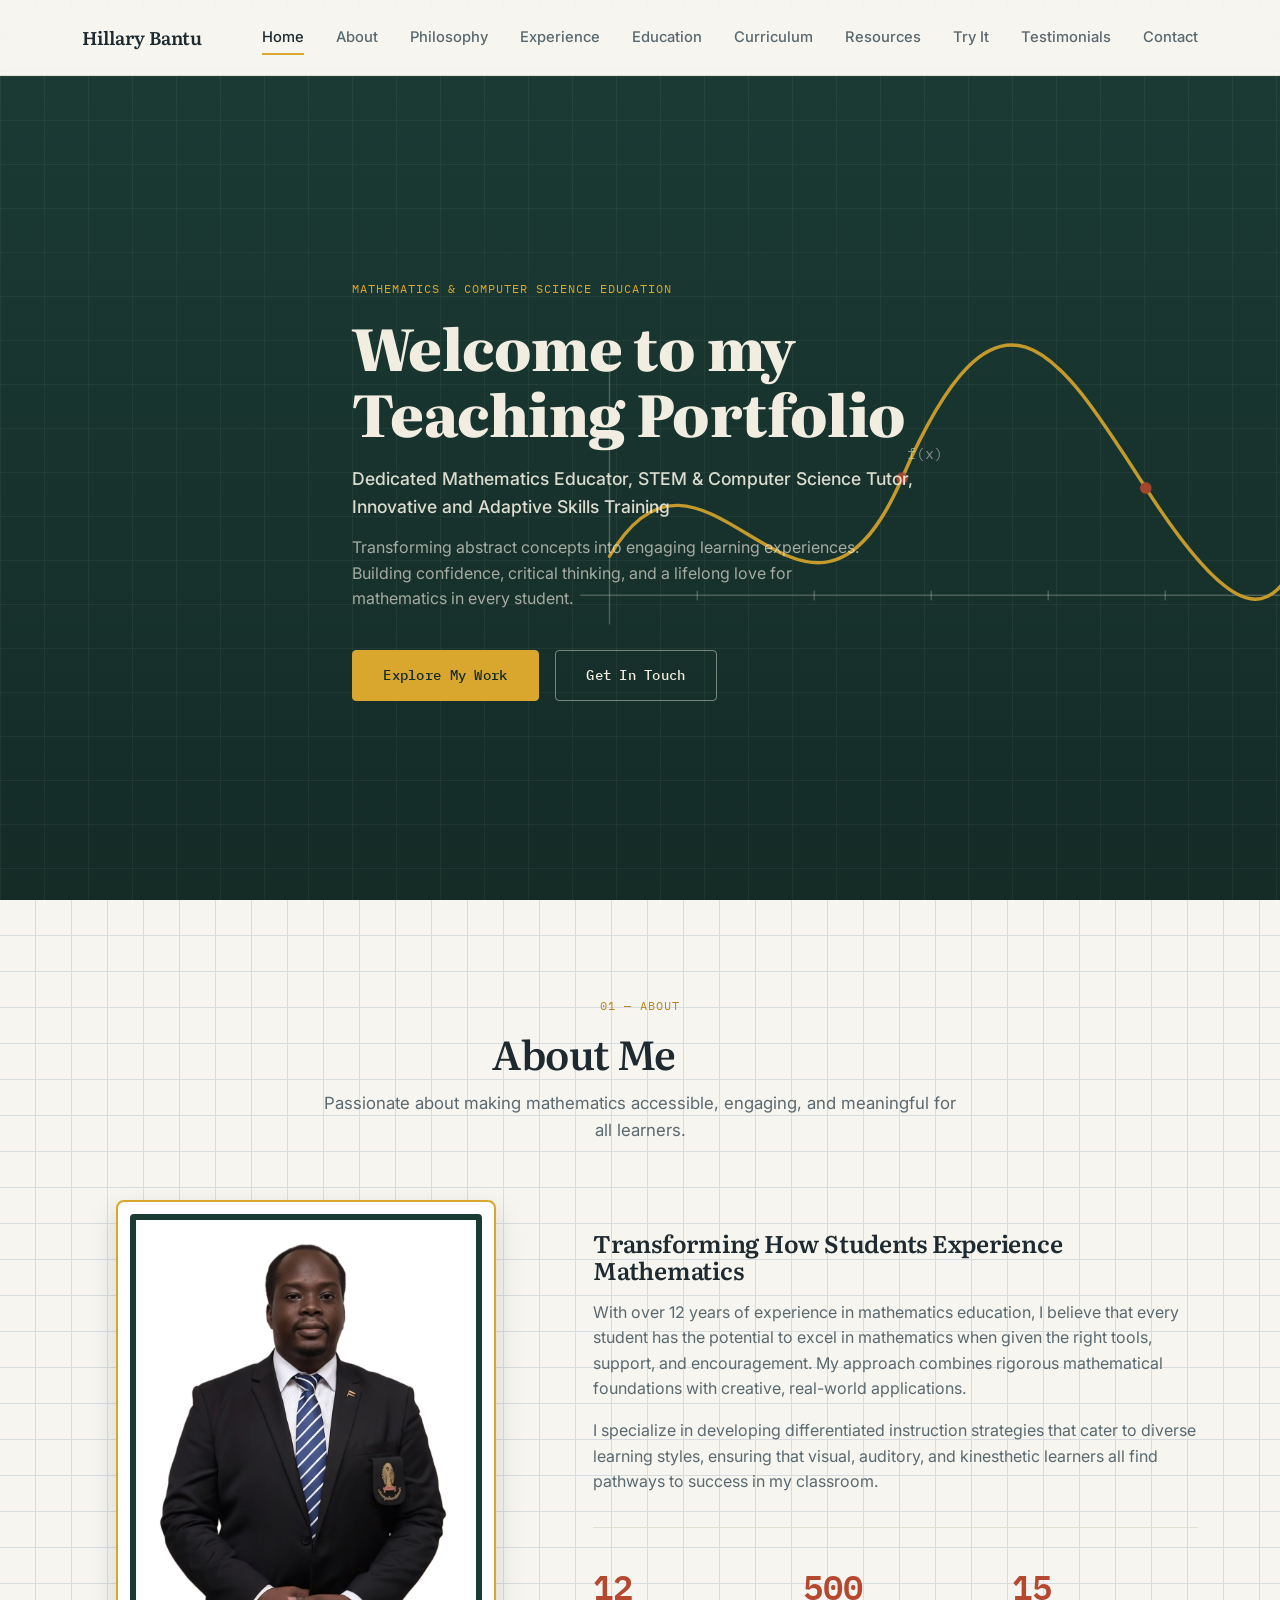
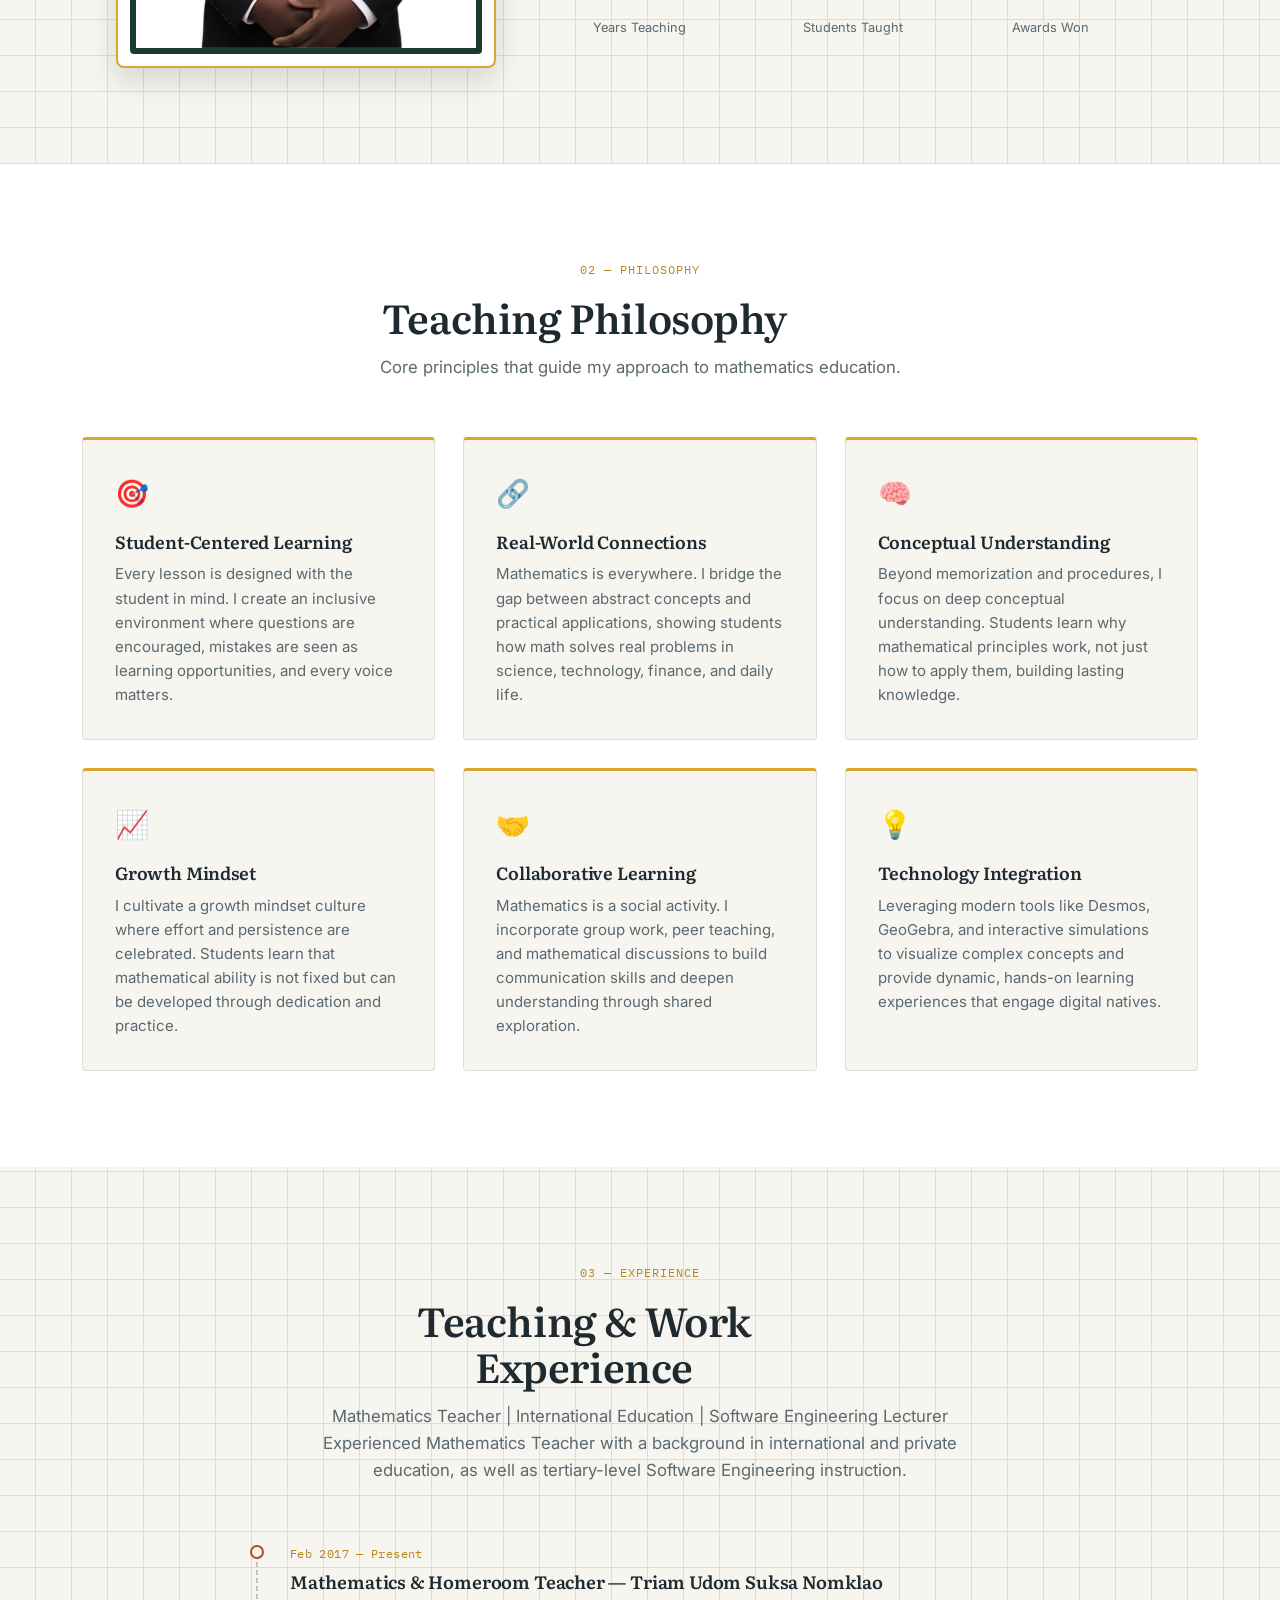
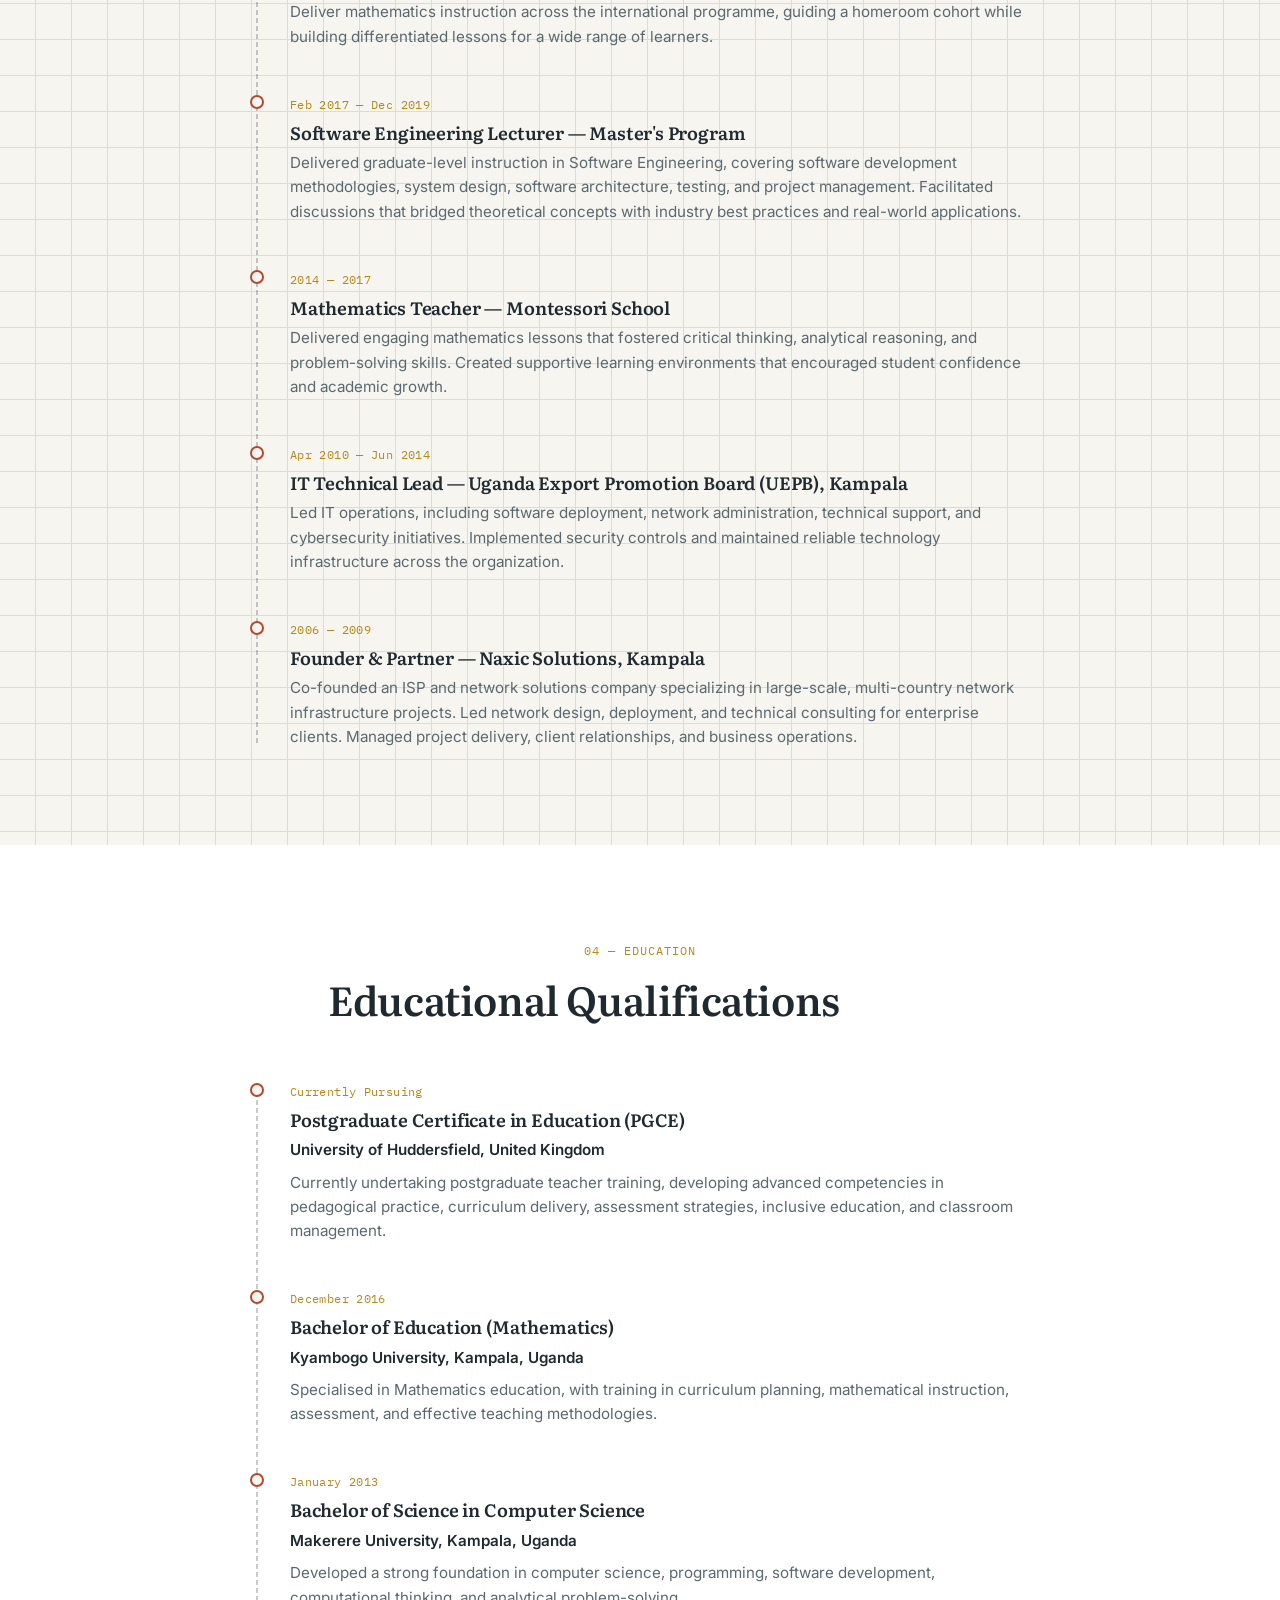
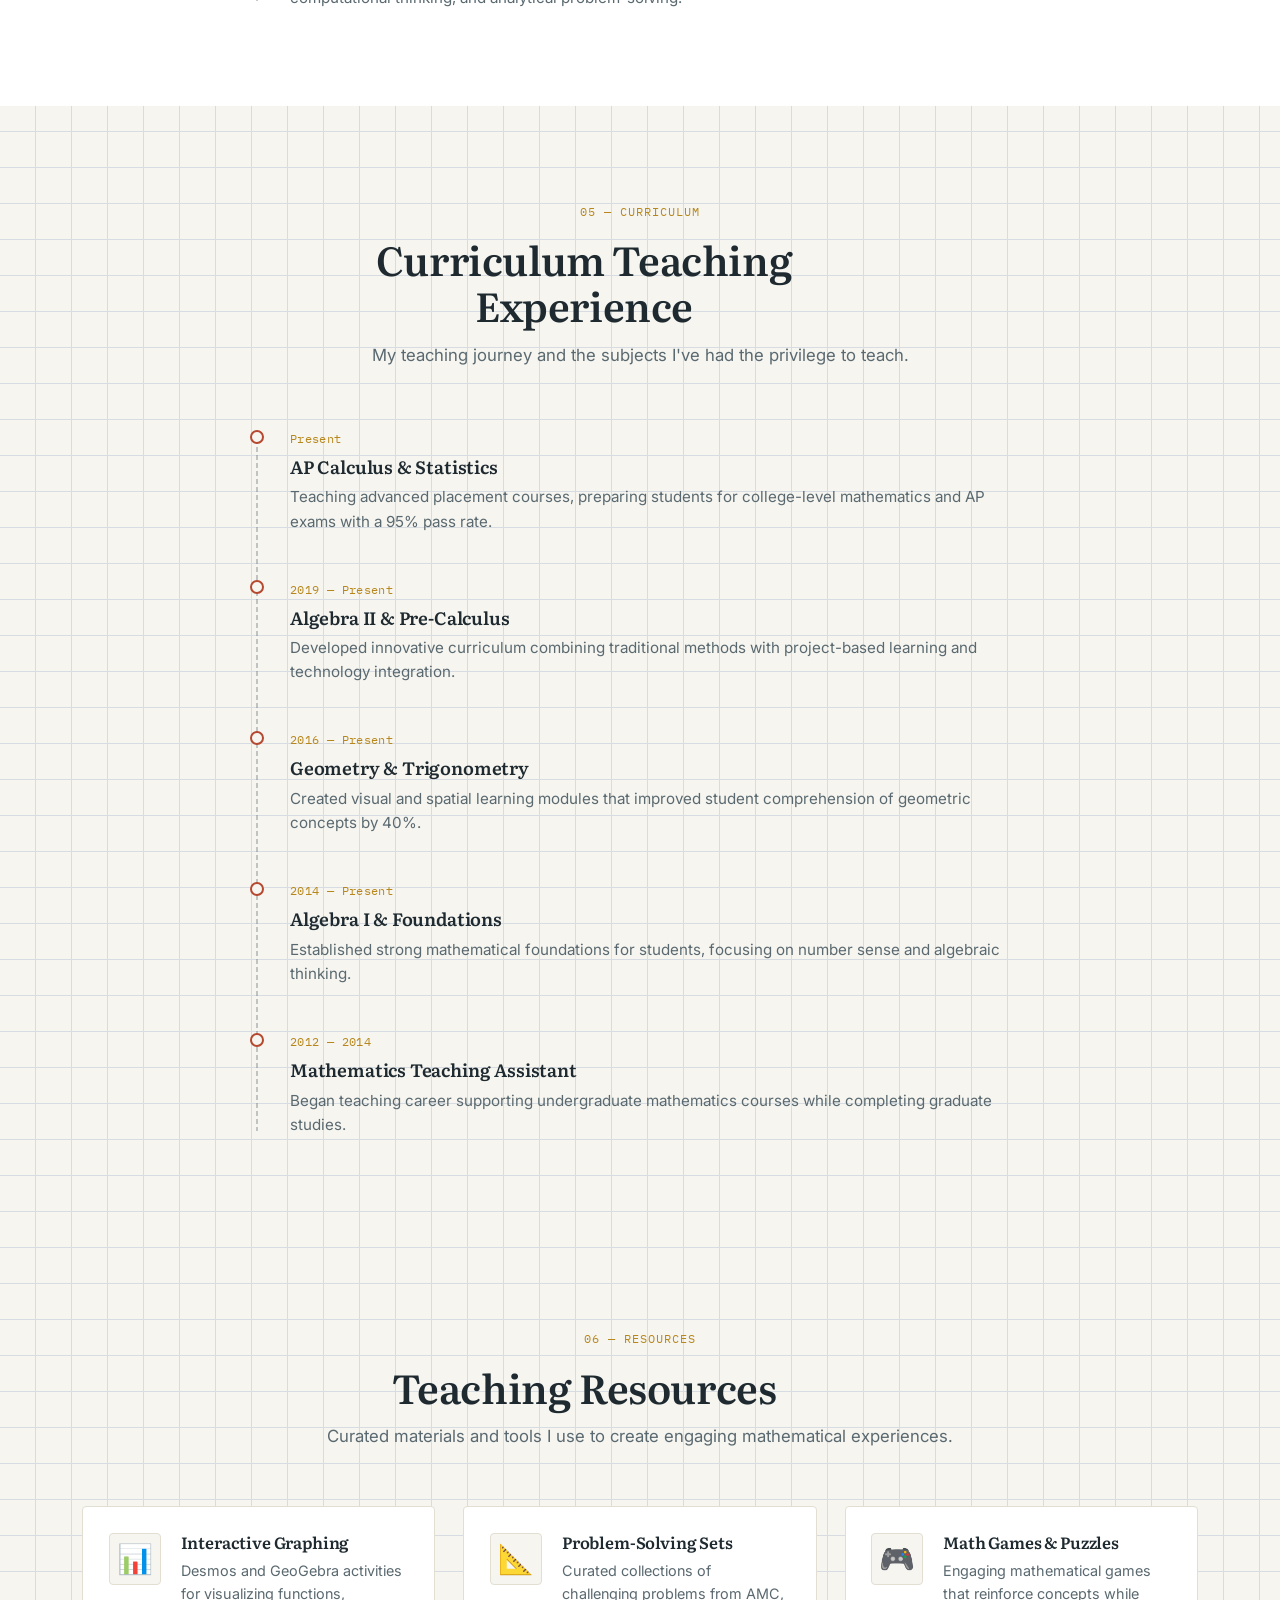
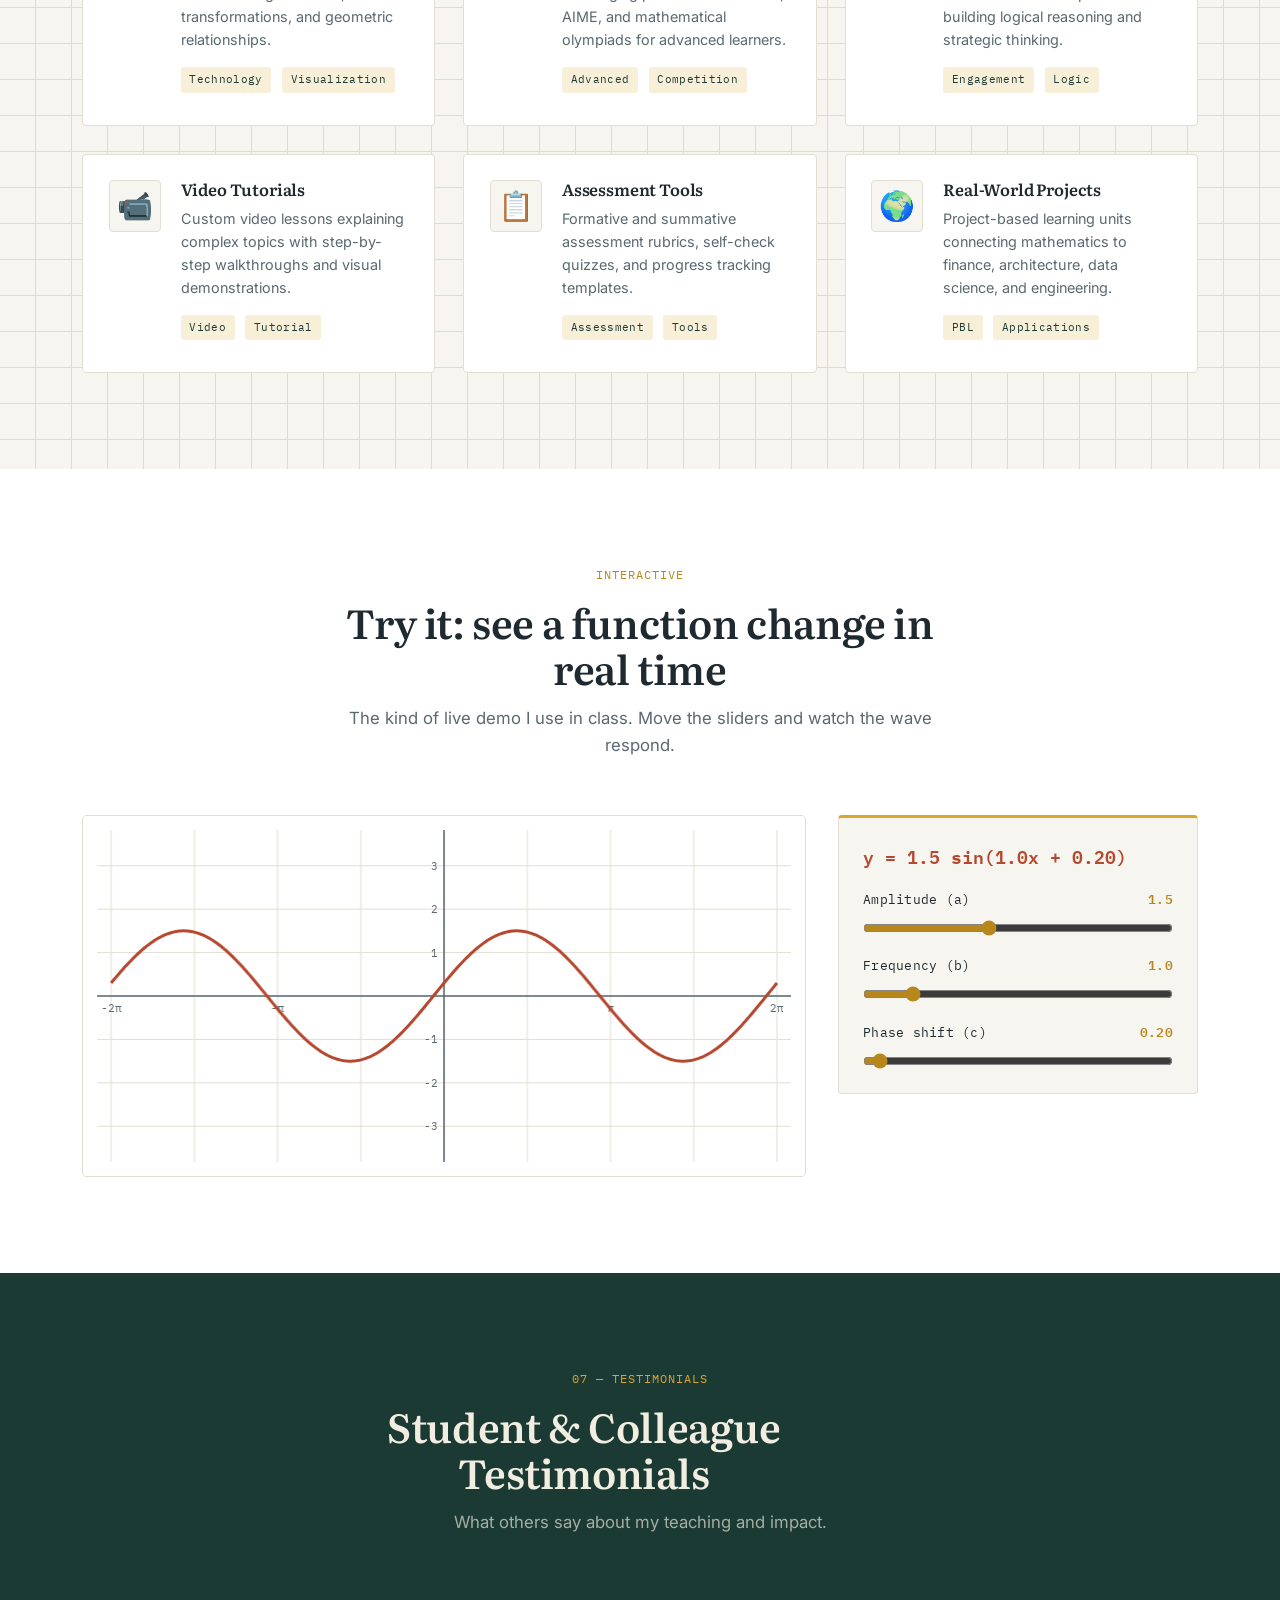
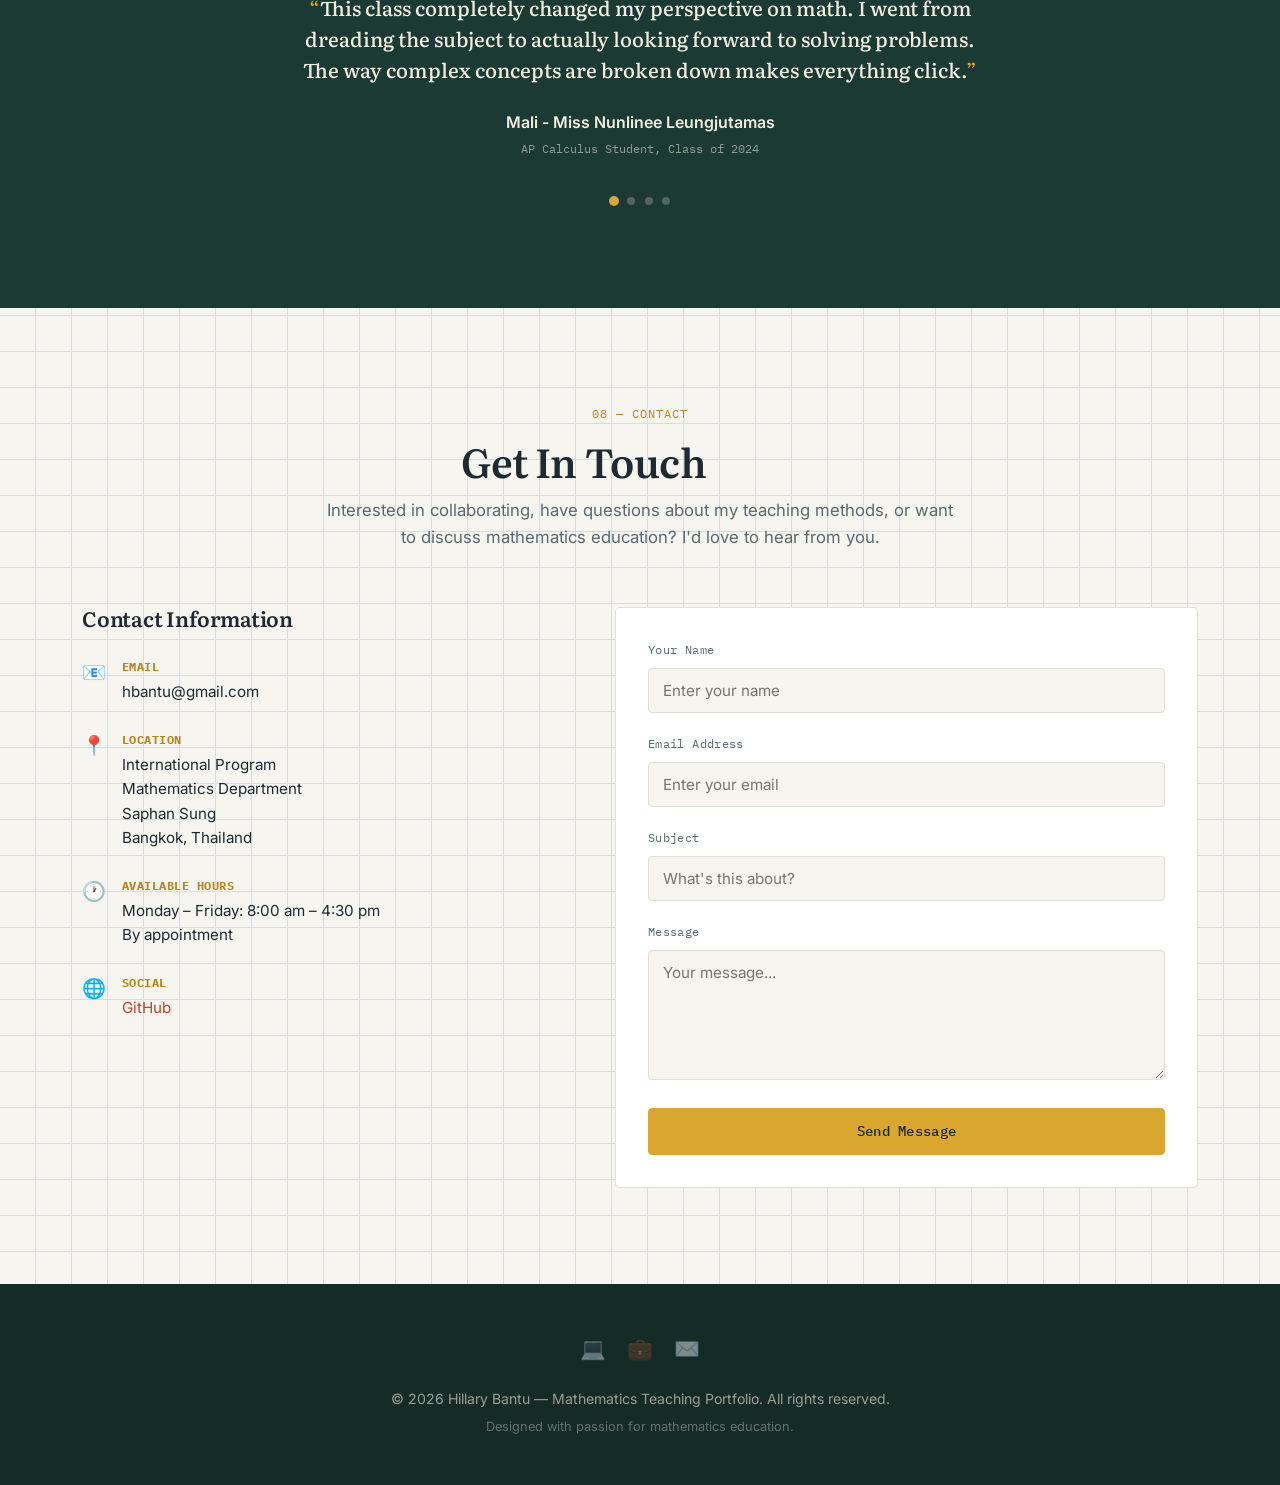
<file: index.html>
<!DOCTYPE html>
<html lang="en">
<head>
    <meta charset="UTF-8">
    <meta name="viewport" content="width=device-width, initial-scale=1.0">
    <title>Mr. Hillary Bantu — Teaching Profile</title>
    <meta name="description" content="Professional mathematics teaching portfolio showcasing curriculum, resources, and educational philosophy.">

    <!-- CSS -->
    <link rel="stylesheet" href="css/style.css">

    <!-- Google Fonts: Literata (display), Inter (body), IBM Plex Mono (data / labels) -->
    <link rel="preconnect" href="https://fonts.googleapis.com">
    <link rel="preconnect" href="https://fonts.gstatic.com" crossorigin>
    <link href="https://fonts.googleapis.com/css2?family=Literata:opsz,wght@7..72,500;7..72,600;7..72,700&family=Inter:wght@400;500;600;700&family=IBM+Plex+Mono:wght@400;500;600&display=swap" rel="stylesheet">

    <!-- Favicon -->
    <link rel="icon" href="data:image/svg+xml,<svg xmlns='http://www.w3.org/2000/svg' viewBox='0 0 100 100'><text y='.9em' font-size='90'>📐</text></svg>">
</head>
<body>

    <!-- Navigation -->
    <nav class="navbar">
        <div class="nav-container">
            <a href="#home" class="logo">Hillary Bantu</a>
            <ul class="nav-links">
                <li><a href="#home" class="active">Home</a></li>
                <li><a href="#about">About</a></li>
                <li><a href="#philosophy">Philosophy</a></li>
                <li><a href="#experience">Experience</a></li>
                <li><a href="#education">Education</a></li>
                <li><a href="#curriculum">Curriculum</a></li>
                <li><a href="#resources">Resources</a></li>
				<li><a href="#tryit">Try It</a></li>
                <li><a href="#testimonials">Testimonials</a></li>
                <li><a href="#contact">Contact</a></li>
            </ul>
            <button class="mobile-menu-btn" aria-label="Toggle menu" aria-expanded="false">☰</button>
        </div>
    </nav>

    <!-- Hero Section -->
    <section id="home" class="hero">
        <div class="hero-grid-overlay" aria-hidden="true"></div>

        <svg class="hero-plot" viewBox="0 0 800 320" preserveAspectRatio="xMidYMid meet" aria-hidden="true">
            <line class="axis-line" x1="30" y1="270" x2="770" y2="270"></line>
            <line class="axis-line" x1="60" y1="300" x2="60" y2="20"></line>
            <g class="tick-marks">
                <line x1="150" y1="265" x2="150" y2="275"></line>
                <line x1="270" y1="265" x2="270" y2="275"></line>
                <line x1="390" y1="265" x2="390" y2="275"></line>
                <line x1="510" y1="265" x2="510" y2="275"></line>
                <line x1="630" y1="265" x2="630" y2="275"></line>
                <line x1="750" y1="265" x2="750" y2="275"></line>
            </g>
            <path class="plot-curve" pathLength="1000"
                d="M 60 230 C 160 60, 260 380, 360 150 S 520 20, 610 160 S 740 300, 770 220"></path>
            <circle class="plot-point" cx="360" cy="150" r="6"></circle>
            <circle class="plot-point" cx="610" cy="160" r="6"></circle>
            <text class="plot-label" x="365" y="130">f(x)</text>
        </svg>

        <div class="hero-content">
            <p class="eyebrow">Mathematics &amp; Computer Science Education</p>
            <h1>Welcome to my Teaching Portfolio</h1>
            <p class="subtitle">Dedicated Mathematics Educator, STEM &amp; Computer Science Tutor, Innovative and Adaptive Skills Training</p>
            <p class="tagline">Transforming abstract concepts into engaging learning experiences. Building confidence, critical thinking, and a lifelong love for mathematics in every student.</p>
            <div class="hero-buttons">
                <a href="#about" class="btn btn-primary">Explore My Work</a>
                <a href="#contact" class="btn btn-outline">Get In Touch</a>
            </div>
        </div>
    </section>

    <!-- About Section -->
    <section id="about" class="about">
        <div class="container">
            <div class="section-header fade-in">
                <p class="eyebrow">01 — About</p>
                <h2>About Me</h2>
                <p>Passionate about making mathematics accessible, engaging, and meaningful for all learners.</p>
            </div>

            <div class="about-grid">
                <div class="about-image fade-in">
                    <div class="img-placeholder">
                         <img src="img/img1.JPEG" alt="Mr. Hillary Bantu" loading="lazy" decoding="async" >
						
                    </div>
                </div>
                <div class="about-content fade-in">
                    <h3>Transforming How Students Experience Mathematics</h3>
                    <p>With over 12 years of experience in mathematics education, I believe that every student has the potential to excel in mathematics when given the right tools, support, and encouragement. My approach combines rigorous mathematical foundations with creative, real-world applications.</p>
                    <p>I specialize in developing differentiated instruction strategies that cater to diverse learning styles, ensuring that visual, auditory, and kinesthetic learners all find pathways to success in my classroom.</p>

                    <div class="stats">
                        <div class="stat-item">
                            <span class="stat-number" data-value="12">0</span>
                            <span class="stat-label">Years Teaching</span>
                        </div>
                        <div class="stat-item">
                            <span class="stat-number" data-value="500">0</span>
                            <span class="stat-label">Students Taught</span>
                        </div>
                        <div class="stat-item">
                            <span class="stat-number" data-value="15">0</span>
                            <span class="stat-label">Awards Won</span>
                        </div>
                    </div>
                </div>
            </div>
        </div>
    </section>

    <!-- Teaching Philosophy -->
    <section id="philosophy" class="philosophy">
        <div class="container">
            <div class="section-header fade-in">
                <p class="eyebrow">02 — Philosophy</p>
                <h2>Teaching Philosophy</h2>
                <p>Core principles that guide my approach to mathematics education.</p>
            </div>

            <div class="philosophy-cards">
                <div class="card fade-in">
                    <div class="card-icon">🎯</div>
                    <h3>Student-Centered Learning</h3>
                    <p>Every lesson is designed with the student in mind. I create an inclusive environment where questions are encouraged, mistakes are seen as learning opportunities, and every voice matters.</p>
                </div>

                <div class="card fade-in">
                    <div class="card-icon">🔗</div>
                    <h3>Real-World Connections</h3>
                    <p>Mathematics is everywhere. I bridge the gap between abstract concepts and practical applications, showing students how math solves real problems in science, technology, finance, and daily life.</p>
                </div>

                <div class="card fade-in">
                    <div class="card-icon">🧠</div>
                    <h3>Conceptual Understanding</h3>
                    <p>Beyond memorization and procedures, I focus on deep conceptual understanding. Students learn why mathematical principles work, not just how to apply them, building lasting knowledge.</p>
                </div>

                <div class="card fade-in">
                    <div class="card-icon">📈</div>
                    <h3>Growth Mindset</h3>
                    <p>I cultivate a growth mindset culture where effort and persistence are celebrated. Students learn that mathematical ability is not fixed but can be developed through dedication and practice.</p>
                </div>

                <div class="card fade-in">
                    <div class="card-icon">🤝</div>
                    <h3>Collaborative Learning</h3>
                    <p>Mathematics is a social activity. I incorporate group work, peer teaching, and mathematical discussions to build communication skills and deepen understanding through shared exploration.</p>
                </div>

                <div class="card fade-in">
                    <div class="card-icon">💡</div>
                    <h3>Technology Integration</h3>
                    <p>Leveraging modern tools like Desmos, GeoGebra, and interactive simulations to visualize complex concepts and provide dynamic, hands-on learning experiences that engage digital natives.</p>
                </div>
            </div>
        </div>
    </section>

    <!-- Experience Section -->
    <section id="experience" class="curriculum">
        <div class="container">
            <div class="section-header fade-in">
                <p class="eyebrow">03 — Experience</p>
                <h2>Teaching &amp; Work Experience</h2>
                <p>Mathematics Teacher | International Education | Software Engineering Lecturer</p>
                <p>Experienced Mathematics Teacher with a background in international and private education, as well as tertiary-level Software Engineering instruction.</p>
            </div>

            <div class="timeline">
                <div class="timeline-item fade-in">
                    <div class="timeline-dot"></div>
                    <div class="timeline-content">
                        <span class="year">Feb 2017 — Present</span>
                        <h3>Mathematics &amp; Homeroom Teacher — Triam Udom Suksa Nomklao</h3>
                        <p>Deliver mathematics instruction across the international programme, guiding a homeroom cohort while building differentiated lessons for a wide range of learners.</p>
                    </div>
                </div>

                <div class="timeline-item fade-in">
                    <div class="timeline-dot"></div>
                    <div class="timeline-content">
                        <span class="year">Feb 2017 — Dec 2019</span>
                        <h3>Software Engineering Lecturer — Master's Program</h3>
                        <p>Delivered graduate-level instruction in Software Engineering, covering software development methodologies, system design, software architecture, testing, and project management. Facilitated discussions that bridged theoretical concepts with industry best practices and real-world applications.</p>
                    </div>
                </div>

                <div class="timeline-item fade-in">
                    <div class="timeline-dot"></div>
                    <div class="timeline-content">
                        <span class="year">2014 — 2017</span>
                        <h3>Mathematics Teacher — Montessori School</h3>
                        <p>Delivered engaging mathematics lessons that fostered critical thinking, analytical reasoning, and problem-solving skills. Created supportive learning environments that encouraged student confidence and academic growth.</p>
                    </div>
                </div>

                <div class="timeline-item fade-in">
                    <div class="timeline-dot"></div>
                    <div class="timeline-content">
                        <span class="year">Apr 2010 — Jun 2014</span>
                        <h3>IT Technical Lead — Uganda Export Promotion Board (UEPB), Kampala</h3>
                        <p>Led IT operations, including software deployment, network administration, technical support, and cybersecurity initiatives. Implemented security controls and maintained reliable technology infrastructure across the organization.</p>
                    </div>
                </div>

                <div class="timeline-item fade-in">
                    <div class="timeline-dot"></div>
                    <div class="timeline-content">
                        <span class="year">2006 — 2009</span>
                        <h3>Founder &amp; Partner — Naxic Solutions, Kampala</h3>
                        <p>Co-founded an ISP and network solutions company specializing in large-scale, multi-country network infrastructure projects. Led network design, deployment, and technical consulting for enterprise clients. Managed project delivery, client relationships, and business operations.</p>
                    </div>
                </div>
            </div>
        </div>
    </section>

    <!-- Education Section -->
    <section id="education" class="curriculum curriculum-alt">
        <div class="container">
            <div class="section-header fade-in">
                <p class="eyebrow">04 — Education</p>
                <h2>Educational Qualifications</h2>
            </div>

            <div class="timeline">
                <div class="timeline-item fade-in">
                    <div class="timeline-dot"></div>
                    <div class="timeline-content">
                        <span class="year">Currently Pursuing</span>
                        <h3>Postgraduate Certificate in Education (PGCE)</h3>
                        <p class="institution">University of Huddersfield, United Kingdom</p>
                        <p>Currently undertaking postgraduate teacher training, developing advanced competencies in pedagogical practice, curriculum delivery, assessment strategies, inclusive education, and classroom management.</p>
                    </div>
                </div>

                <div class="timeline-item fade-in">
                    <div class="timeline-dot"></div>
                    <div class="timeline-content">
                        <span class="year">December 2016</span>
                        <h3>Bachelor of Education (Mathematics)</h3>
                        <p class="institution">Kyambogo University, Kampala, Uganda</p>
                        <p>Specialised in Mathematics education, with training in curriculum planning, mathematical instruction, assessment, and effective teaching methodologies.</p>
                    </div>
                </div>

                <div class="timeline-item fade-in">
                    <div class="timeline-dot"></div>
                    <div class="timeline-content">
                        <span class="year">January 2013</span>
                        <h3>Bachelor of Science in Computer Science</h3>
                        <p class="institution">Makerere University, Kampala, Uganda</p>
                        <p>Developed a strong foundation in computer science, programming, software development, computational thinking, and analytical problem-solving.</p>
                    </div>
                </div>
            </div>
        </div>
    </section>

    <!-- Curriculum Section -->
    <section id="curriculum" class="curriculum">
        <div class="container">
            <div class="section-header fade-in">
                <p class="eyebrow">05 — Curriculum</p>
                <h2>Curriculum Teaching Experience</h2>
                <p>My teaching journey and the subjects I've had the privilege to teach.</p>
            </div>

            <div class="timeline">
                <div class="timeline-item fade-in">
                    <div class="timeline-dot"></div>
                    <div class="timeline-content">
                        <span class="year">Present</span>
                        <h3>AP Calculus &amp; Statistics</h3>
                        <p>Teaching advanced placement courses, preparing students for college-level mathematics and AP exams with a 95% pass rate.</p>
                    </div>
                </div>

                <div class="timeline-item fade-in">
                    <div class="timeline-dot"></div>
                    <div class="timeline-content">
                        <span class="year">2019 — Present</span>
                        <h3>Algebra II &amp; Pre-Calculus</h3>
                        <p>Developed innovative curriculum combining traditional methods with project-based learning and technology integration.</p>
                    </div>
                </div>

                <div class="timeline-item fade-in">
                    <div class="timeline-dot"></div>
                    <div class="timeline-content">
                        <span class="year">2016 — Present</span>
                        <h3>Geometry &amp; Trigonometry</h3>
                        <p>Created visual and spatial learning modules that improved student comprehension of geometric concepts by 40%.</p>
                    </div>
                </div>

                <div class="timeline-item fade-in">
                    <div class="timeline-dot"></div>
                    <div class="timeline-content">
                        <span class="year">2014 — Present</span>
                        <h3>Algebra I &amp; Foundations</h3>
                        <p>Established strong mathematical foundations for students, focusing on number sense and algebraic thinking.</p>
                    </div>
                </div>

                <div class="timeline-item fade-in">
                    <div class="timeline-dot"></div>
                    <div class="timeline-content">
                        <span class="year">2012 — 2014</span>
                        <h3>Mathematics Teaching Assistant</h3>
                        <p>Began teaching career supporting undergraduate mathematics courses while completing graduate studies.</p>
                    </div>
                </div>
            </div>
        </div>
    </section>

    <!-- Resources Section -->
    <section id="resources" class="resources">
        <div class="container">
            <div class="section-header fade-in">
                <p class="eyebrow">06 — Resources</p>
                <h2>Teaching Resources</h2>
                <p>Curated materials and tools I use to create engaging mathematical experiences.</p>
            </div>

            <div class="resources-grid">
                <div class="resource-card fade-in">
                    <div class="resource-img">📊</div>
                    <div class="resource-info">
                        <h3>Interactive Graphing</h3>
                        <p>Desmos and GeoGebra activities for visualizing functions, transformations, and geometric relationships.</p>
                        <span class="resource-tag">Technology</span>
                        <span class="resource-tag">Visualization</span>
                    </div>
                </div>

                <div class="resource-card fade-in">
                    <div class="resource-img">📐</div>
                    <div class="resource-info">
                        <h3>Problem-Solving Sets</h3>
                        <p>Curated collections of challenging problems from AMC, AIME, and mathematical olympiads for advanced learners.</p>
                        <span class="resource-tag">Advanced</span>
                        <span class="resource-tag">Competition</span>
                    </div>
                </div>

                <div class="resource-card fade-in">
                    <div class="resource-img">🎮</div>
                    <div class="resource-info">
                        <h3>Math Games &amp; Puzzles</h3>
                        <p>Engaging mathematical games that reinforce concepts while building logical reasoning and strategic thinking.</p>
                        <span class="resource-tag">Engagement</span>
                        <span class="resource-tag">Logic</span>
                    </div>
                </div>

                <div class="resource-card fade-in">
                    <div class="resource-img">📹</div>
                    <div class="resource-info">
                        <h3>Video Tutorials</h3>
                        <p>Custom video lessons explaining complex topics with step-by-step walkthroughs and visual demonstrations.</p>
                        <span class="resource-tag">Video</span>
                        <span class="resource-tag">Tutorial</span>
                    </div>
                </div>

                <div class="resource-card fade-in">
                    <div class="resource-img">📋</div>
                    <div class="resource-info">
                        <h3>Assessment Tools</h3>
                        <p>Formative and summative assessment rubrics, self-check quizzes, and progress tracking templates.</p>
                        <span class="resource-tag">Assessment</span>
                        <span class="resource-tag">Tools</span>
                    </div>
                </div>

                <div class="resource-card fade-in">
                    <div class="resource-img">🌍</div>
                    <div class="resource-info">
                        <h3>Real-World Projects</h3>
                        <p>Project-based learning units connecting mathematics to finance, architecture, data science, and engineering.</p>
                        <span class="resource-tag">PBL</span>
                        <span class="resource-tag">Applications</span>
                    </div>
                </div>
            </div>
        </div>
    </section>

    <!-- Interactive Functions Graph -->
    <section id="tryit" class="tryit">
        <div class="container">
            <div class="section-header fade-in">
                <p class="eyebrow">Interactive</p>
                <h2>Try it: see a function change in real time</h2>
                <p>The kind of live demo I use in class. Move the sliders and watch the wave respond.</p>
            </div>

            <div class="lab fade-in">
                <canvas id="plot" width="720" height="360" role="img"
                    aria-label="Graph of a sine wave that changes as the sliders move"></canvas>

                <div class="controls">
                    <p class="eq" id="eq" aria-live="polite">y = 1.5 sin(1.0x)</p>

                    <div class="control">
                        <label for="a">Amplitude (a) <output id="a-val" for="a">1.5</output></label>
                        <input id="a" type="range" min="0.5" max="3" step="0.1" value="1.5">
                    </div>
                    <div class="control">
                        <label for="b">Frequency (b) <output id="b-val" for="b">1.0</output></label>
                        <input id="b" type="range" min="0.5" max="4" step="0.1" value="1">
                    </div>
                    <div class="control">
                        <label for="c">Phase shift (c) <output id="c-val" for="c">0.00</output></label>
                        <input id="c" type="range" min="0" max="6.25" step="0.05" value="0">
                    </div>
                </div>
            </div>
        </div>
    </section>

    <!-- Testimonials Section -->
    <section id="testimonials" class="testimonials">
        <div class="container">
            <div class="section-header fade-in">
                <p class="eyebrow">07 — Testimonials</p>
                <h2>Student &amp; Colleague Testimonials</h2>
                <p>What others say about my teaching and impact.</p>
            </div>

            <div class="testimonials-slider">
                <div class="testimonial active">
                    <p class="testimonial-text">This class completely changed my perspective on math. I went from dreading the subject to actually looking forward to solving problems. The way complex concepts are broken down makes everything click.</p>
                    <div class="testimonial-author"> Mali - Miss Nunlinee Leungjutamas </div>
                    <div class="testimonial-role">AP Calculus Student, Class of 2024</div>
                </div>

                <div class="testimonial">
                    <p class="testimonial-text">An exceptional educator who truly understands how to reach every student. The differentiated instruction strategies implemented have significantly improved our department's overall performance metrics.</p>
                    <div class="testimonial-author">Ajarn Neng</div>
                    <div class="testimonial-role">Department Chair, Mathematics</div>
                </div>

                <div class="testimonial">
                    <p class="testimonial-text">I never thought I could understand calculus, but the visual explanations and patient guidance made it possible. I scored a 5 on my AP exam and I'm now majoring in engineering!</p>
                    <div class="testimonial-author"> Sadhu -  </div>
                    <div class="testimonial-role">Former Student, Currently at Chulalungorn university</div>
                </div>

                <div class="testimonial">
                    <p class="testimonial-text">The collaborative learning environment created in this classroom is remarkable. Students support each other and mathematical discussions happen naturally. A model for modern math education.</p>
                    <div class="testimonial-author">Tr. Jay</div>
                    <div class="testimonial-role">Peer Teacher, Mathematics Department</div>
                </div>

                <div class="slider-dots">
                    <button class="dot active" aria-label="Testimonial 1"></button>
                    <button class="dot" aria-label="Testimonial 2"></button>
                    <button class="dot" aria-label="Testimonial 3"></button>
                    <button class="dot" aria-label="Testimonial 4"></button>
                </div>
            </div>
        </div>
    </section>

    <!-- Contact Section -->
    <section id="contact" class="contact">
        <div class="container">
            <div class="section-header fade-in">
                <p class="eyebrow">08 — Contact</p>
                <h2>Get In Touch</h2>
                <p>Interested in collaborating, have questions about my teaching methods, or want to discuss mathematics education? I'd love to hear from you.</p>
            </div>

            <div class="contact-grid">
                <div class="contact-info fade-in">
                    <h3>Contact Information</h3>

                    <div class="contact-item">
                        <i>📧</i>
                        <div>
                            <strong>Email</strong>
                            <p>hbantu@gmail.com</p>
                        </div>
                    </div>

                    <div class="contact-item">
                        <i>📍</i>
                        <div>
                            <strong>Location</strong>
                            <p>International Program <br>Mathematics Department<br> Saphan Sung <br>Bangkok, Thailand</p>
                        </div>
                    </div>

                    <div class="contact-item">
                        <i>🕐</i>
                        <div>
                            <strong>Available Hours</strong>
                            <p>Monday – Friday: 8:00 am – 4:30 pm<br>By appointment</p>
                        </div>
                    </div>

                    <div class="contact-item">
                        <i>🌐</i>
                        <div>
                            <strong>Social</strong>
                            <p><a href="https://github.com/larybantu">GitHub</a></p>
                        </div>
                    </div>
                </div>

                <form class="contact-form fade-in" action="send-email.php" method="POST">
                    <div class="form-group">
                        <label for="name">Your Name</label>
                        <input type="text" id="name" name="name" placeholder="Enter your name" required>
                    </div>

                    <div class="form-group">
                        <label for="email">Email Address</label>
                        <input type="email" id="email" name="email" placeholder="Enter your email" required>
                    </div>

                    <div class="form-group">
                        <label for="subject">Subject</label>
                        <input type="text" id="subject" name="subject" placeholder="What's this about?">
                    </div>

                    <div class="form-group">
                        <label for="message">Message</label>
                        <textarea id="message" name="message" placeholder="Your message..." required></textarea>
                    </div>

                    <button type="submit" class="btn btn-primary">Send Message</button>
                </form>
            </div>
        </div>
    </section>

    <!-- Footer -->
    <footer>
        <div class="container">
            <div class="social-links">
                <a href="https://github.com/larybantu" aria-label="GitHub">💻</a>
                <a href="#" aria-label="LinkedIn">💼</a>
                <a href="mailto:hbantu@gmail.com" aria-label="Email">✉️</a>
            </div>
            <p>&copy; <span class="current-year">2024</span> Hillary Bantu — Mathematics Teaching Portfolio. All rights reserved.</p>
            <p class="footer-note">Designed with passion for mathematics education.</p>
        </div>
    </footer>

    <!-- Back to Top Button -->
    <button class="back-to-top" aria-label="Back to top">↑</button>

    <!-- JavaScript -->
    <!-- Interactive graph -->
    <script>
    (function () {
        const canvas = document.getElementById('plot');
        if (!canvas) return;

        const ctx = canvas.getContext('2d');
        const W = 720, H = 360;
        const dpr = Math.min(window.devicePixelRatio || 1, 3);
        canvas.width = W * dpr;
        canvas.height = H * dpr;
        ctx.setTransform(dpr, 0, 0, dpr, 0, 0);

        const $ = (id) => document.getElementById(id);
        const sliders = { a: $('a'), b: $('b'), c: $('c') };
        const outputs = { a: $('a-val'), b: $('b-val'), c: $('c-val') };
        const eq = $('eq');

        const css = getComputedStyle(document.documentElement);
        const token = (name, fallback) => css.getPropertyValue(name).trim() || fallback;
        const colors = {
            bg:    token('--card-bg', '#ffffff'),
            grid:  token('--border', '#e2ded2'),
            axis:  token('--ink-soft', '#5a6970'),
            curve: token('--brick', '#b5482f'),
            font:  token('--font-mono', 'monospace')
        };

        const X_MIN = -2 * Math.PI, X_MAX = 2 * Math.PI;
        const Y_MAX = 3.5;
        const pad = 28;
        const sx = (x) => pad + ((x - X_MIN) / (X_MAX - X_MIN)) * (W - 2 * pad);
        const sy = (y) => H / 2 - (y / Y_MAX) * (H / 2 - pad);

        function draw() {
            const a = +sliders.a.value, b = +sliders.b.value, c = +sliders.c.value;

            ctx.clearRect(0, 0, W, H);
            ctx.fillStyle = colors.bg;
            ctx.fillRect(0, 0, W, H);

            // grid
            ctx.lineWidth = 1;
            ctx.strokeStyle = colors.grid;
            ctx.beginPath();
            for (let k = -2; k <= 2; k += 0.5) {
                const x = sx(k * Math.PI);
                ctx.moveTo(x, pad / 2); ctx.lineTo(x, H - pad / 2);
            }
            for (let y = -3; y <= 3; y++) {
                ctx.moveTo(pad / 2, sy(y)); ctx.lineTo(W - pad / 2, sy(y));
            }
            ctx.stroke();

            // axes
            ctx.strokeStyle = colors.axis;
            ctx.lineWidth = 1.5;
            ctx.beginPath();
            ctx.moveTo(pad / 2, sy(0)); ctx.lineTo(W - pad / 2, sy(0));
            ctx.moveTo(sx(0), pad / 2); ctx.lineTo(sx(0), H - pad / 2);
            ctx.stroke();

            // labels
            ctx.fillStyle = colors.axis;
            ctx.font = '11px ' + colors.font;
            ctx.textAlign = 'center';
            const marks = { '-2π': -2, '-π': -1, 'π': 1, '2π': 2 };
            for (const [label, k] of Object.entries(marks)) {
                ctx.fillText(label, sx(k * Math.PI), sy(0) + 16);
            }
            ctx.textAlign = 'right';
            [-3, -2, -1, 1, 2, 3].forEach((y) => ctx.fillText(String(y), sx(0) - 6, sy(y) + 4));

            // curve
            ctx.strokeStyle = colors.curve;
            ctx.lineWidth = 3;
            ctx.lineJoin = 'round';
            ctx.beginPath();
            const steps = 400;
            for (let i = 0; i <= steps; i++) {
                const x = X_MIN + (i / steps) * (X_MAX - X_MIN);
                const y = a * Math.sin(b * x + c);
                i === 0 ? ctx.moveTo(sx(x), sy(y)) : ctx.lineTo(sx(x), sy(y));
            }
            ctx.stroke();

            // readouts
            outputs.a.textContent = a.toFixed(1);
            outputs.b.textContent = b.toFixed(1);
            outputs.c.textContent = c.toFixed(2);
            const phase = c === 0 ? '' : ' + ' + c.toFixed(2);
            eq.textContent = 'y = ' + a.toFixed(1) + ' sin(' + b.toFixed(1) + 'x' + phase + ')';
        }

        Object.values(sliders).forEach((s) => s.addEventListener('input', draw));

        // Auto-loop the phase shift from 0 up to 6.25, then wrap back to 0.
        const SPEED = 1.5;               // radians per second
        const LOOP_MIN = 0, LOOP_MAX = 6.25;
        let rafId = null, last = 0, phase = +sliders.c.value;

        function tick(t) {
            const dt = last ? Math.min((t - last) / 1000, 0.1) : 0;
            last = t;
            phase += dt * SPEED;
            if (phase > LOOP_MAX) phase = LOOP_MIN + (phase - LOOP_MIN) % (LOOP_MAX - LOOP_MIN);
            sliders.c.value = phase;
            draw();
            rafId = requestAnimationFrame(tick);
        }

        function start() {
            if (rafId !== null) return;
            last = 0;
            rafId = requestAnimationFrame(tick);
        }
        function stop() {
            cancelAnimationFrame(rafId);
            rafId = null;
        }

        // Dragging the phase slider: the loop picks up from the new position
        sliders.c.addEventListener('input', () => { phase = +sliders.c.value; });

        // Run automatically, but only while the graph is on screen
        // (and not at all for visitors who prefer reduced motion).
        const reduceMotion = window.matchMedia('(prefers-reduced-motion: reduce)').matches;
        if (!reduceMotion) {
            if ('IntersectionObserver' in window) {
                new IntersectionObserver((entries) => {
                    entries[0].isIntersecting ? start() : stop();
                }).observe(canvas);
            } else {
                start();
            }
        }

        draw();
    })();
    </script>
    <script src="js/main.js"></script>
</body>
</html>
</file>
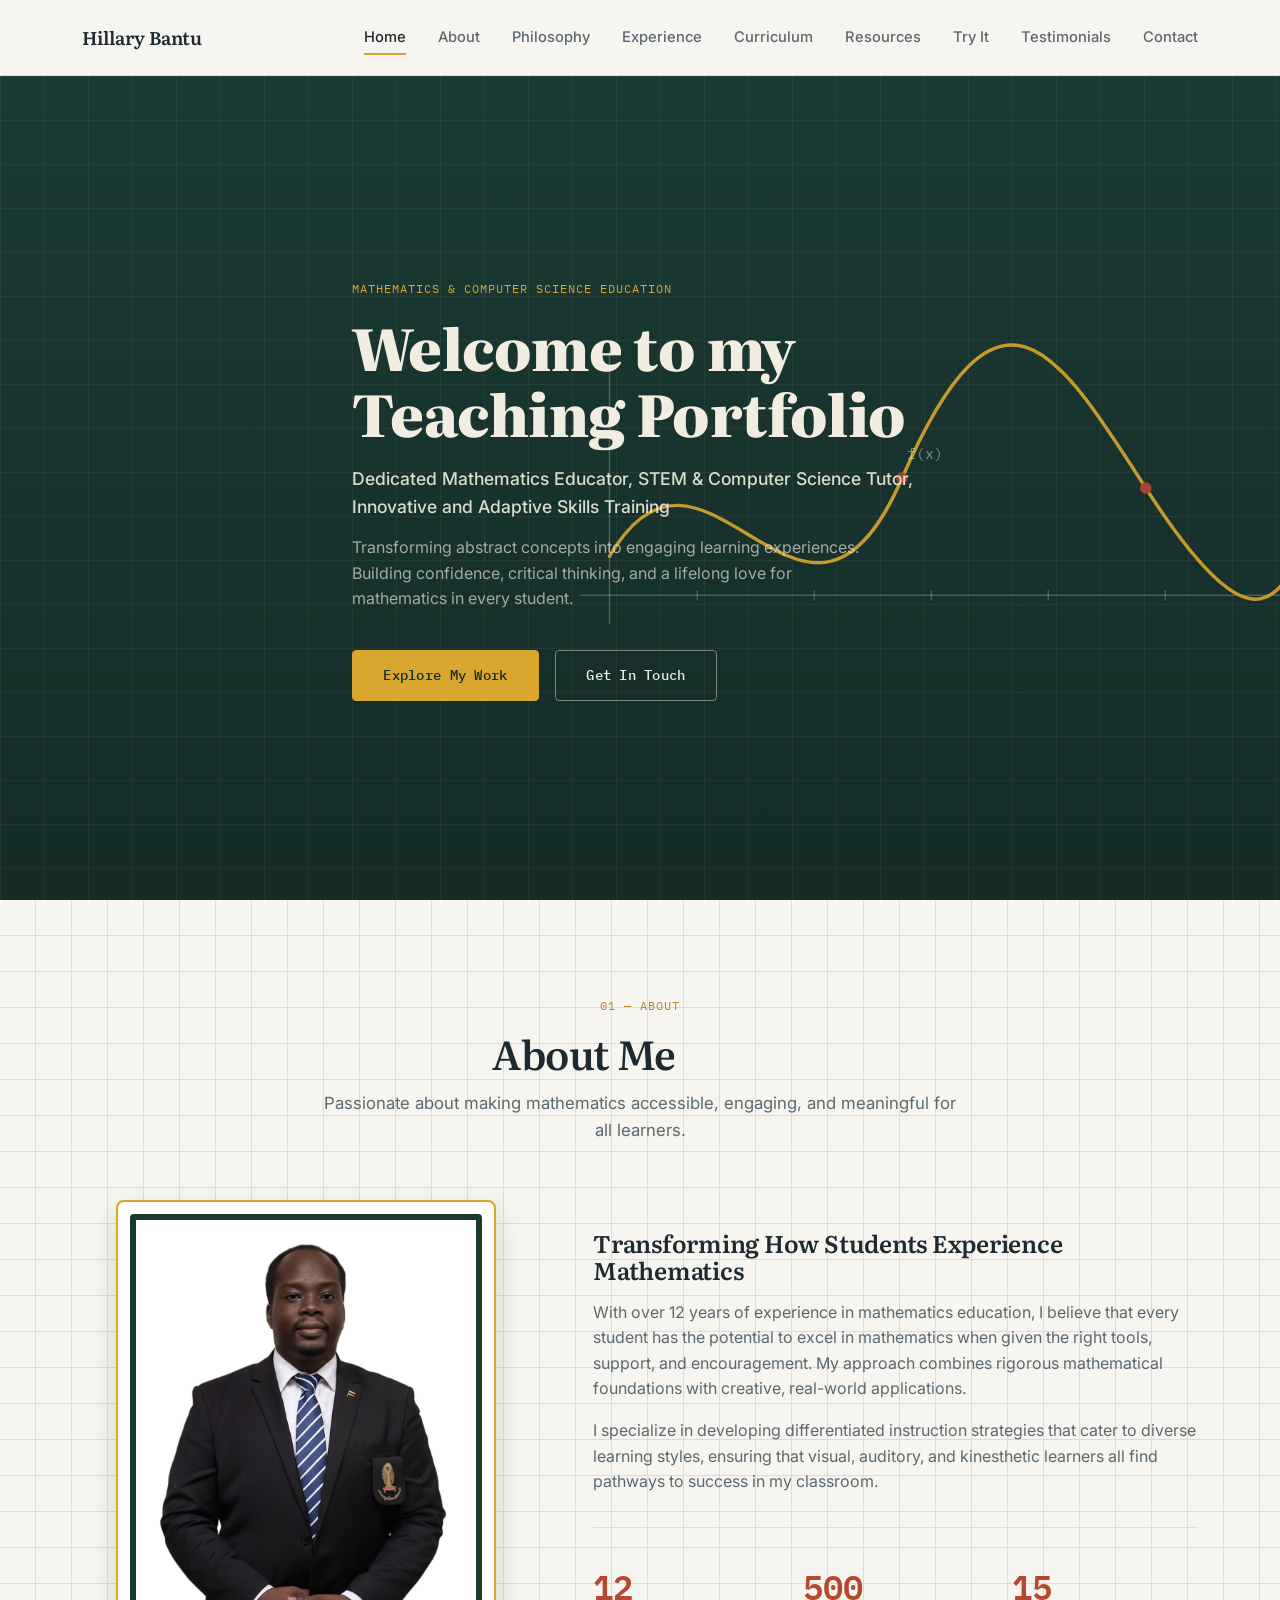
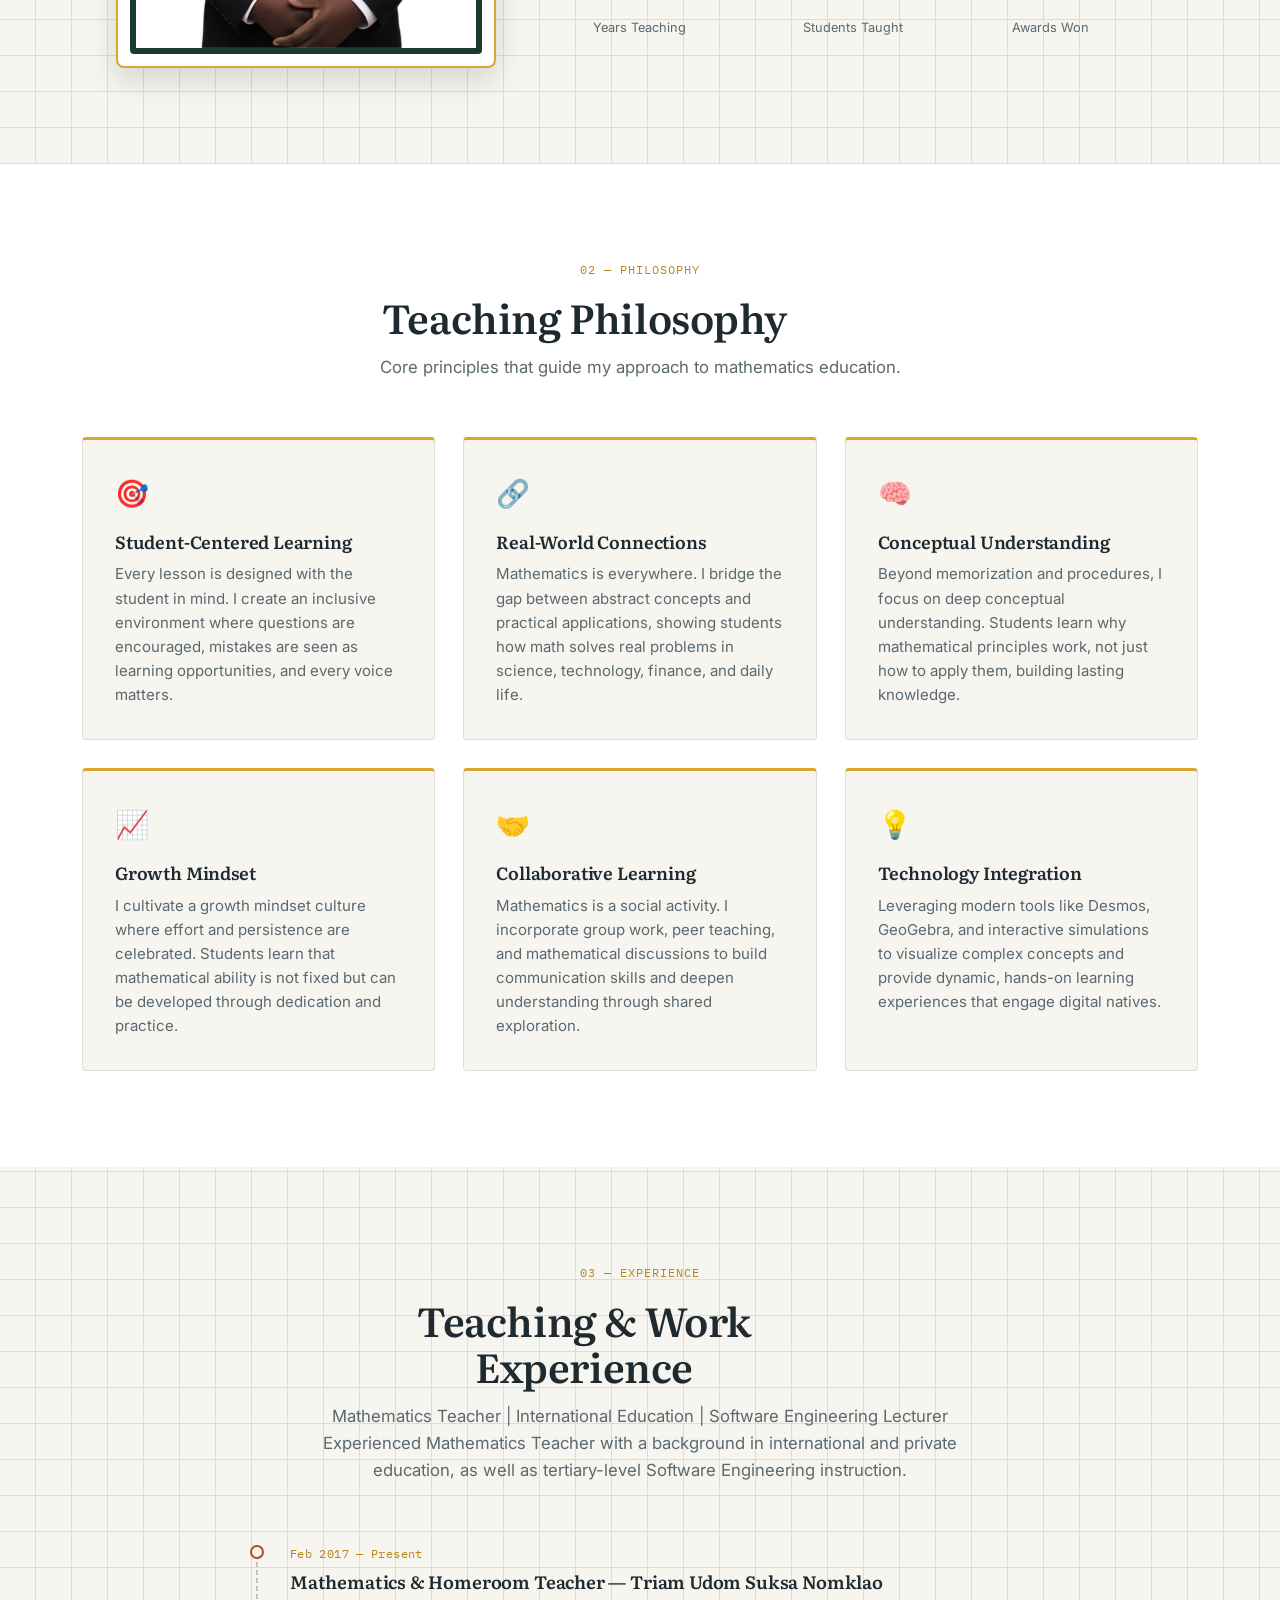
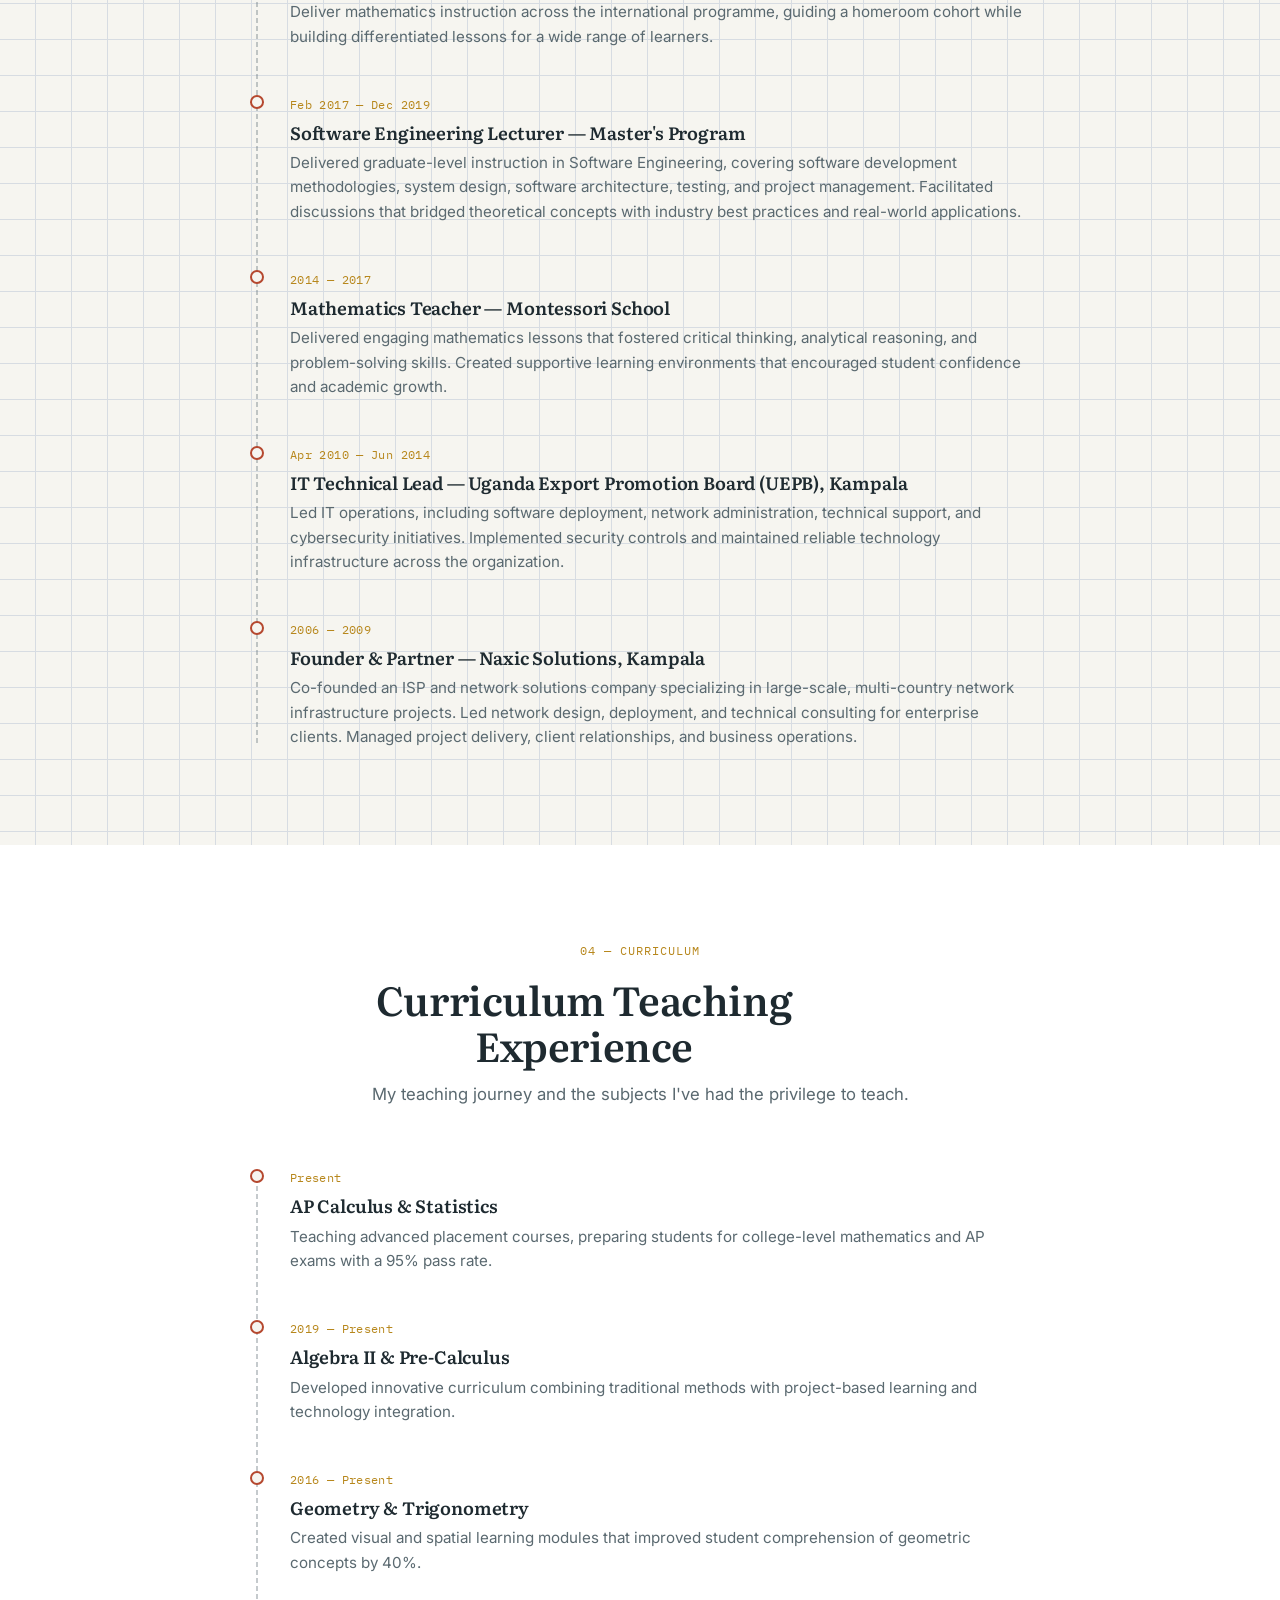
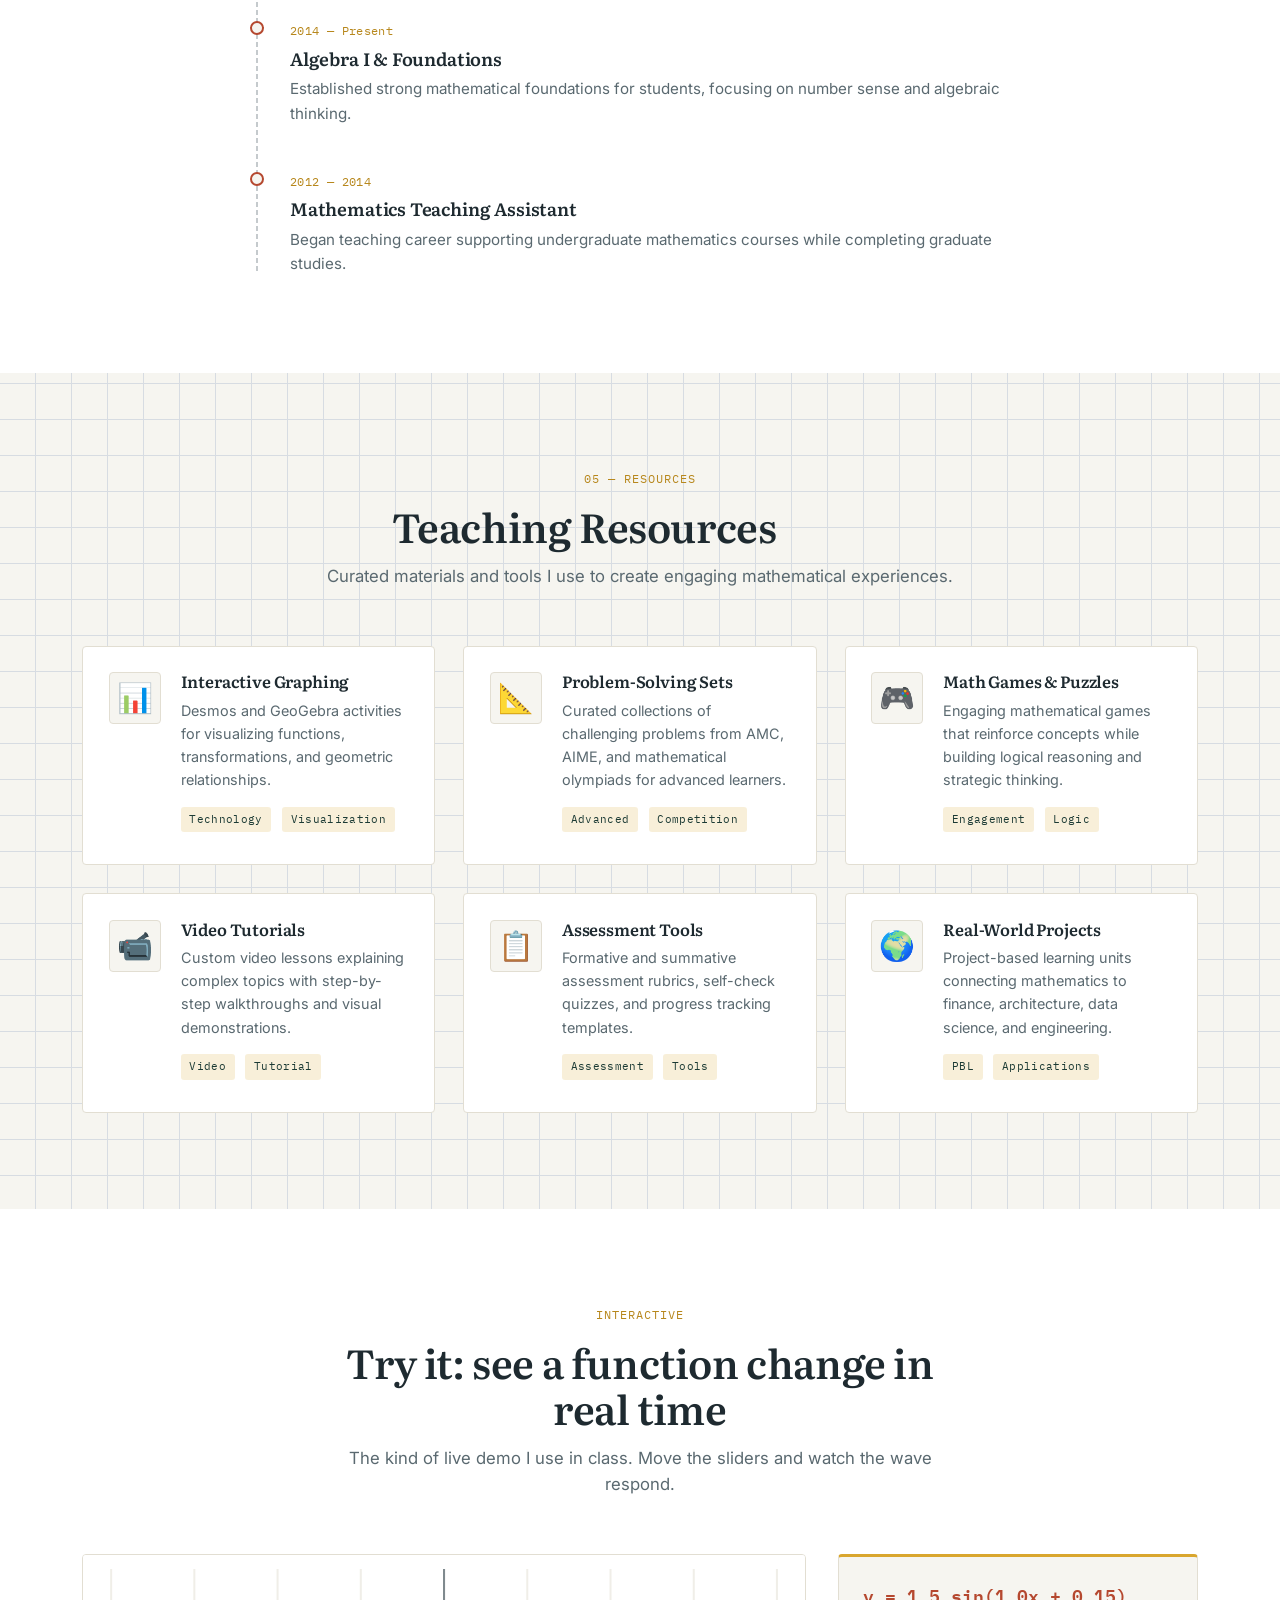
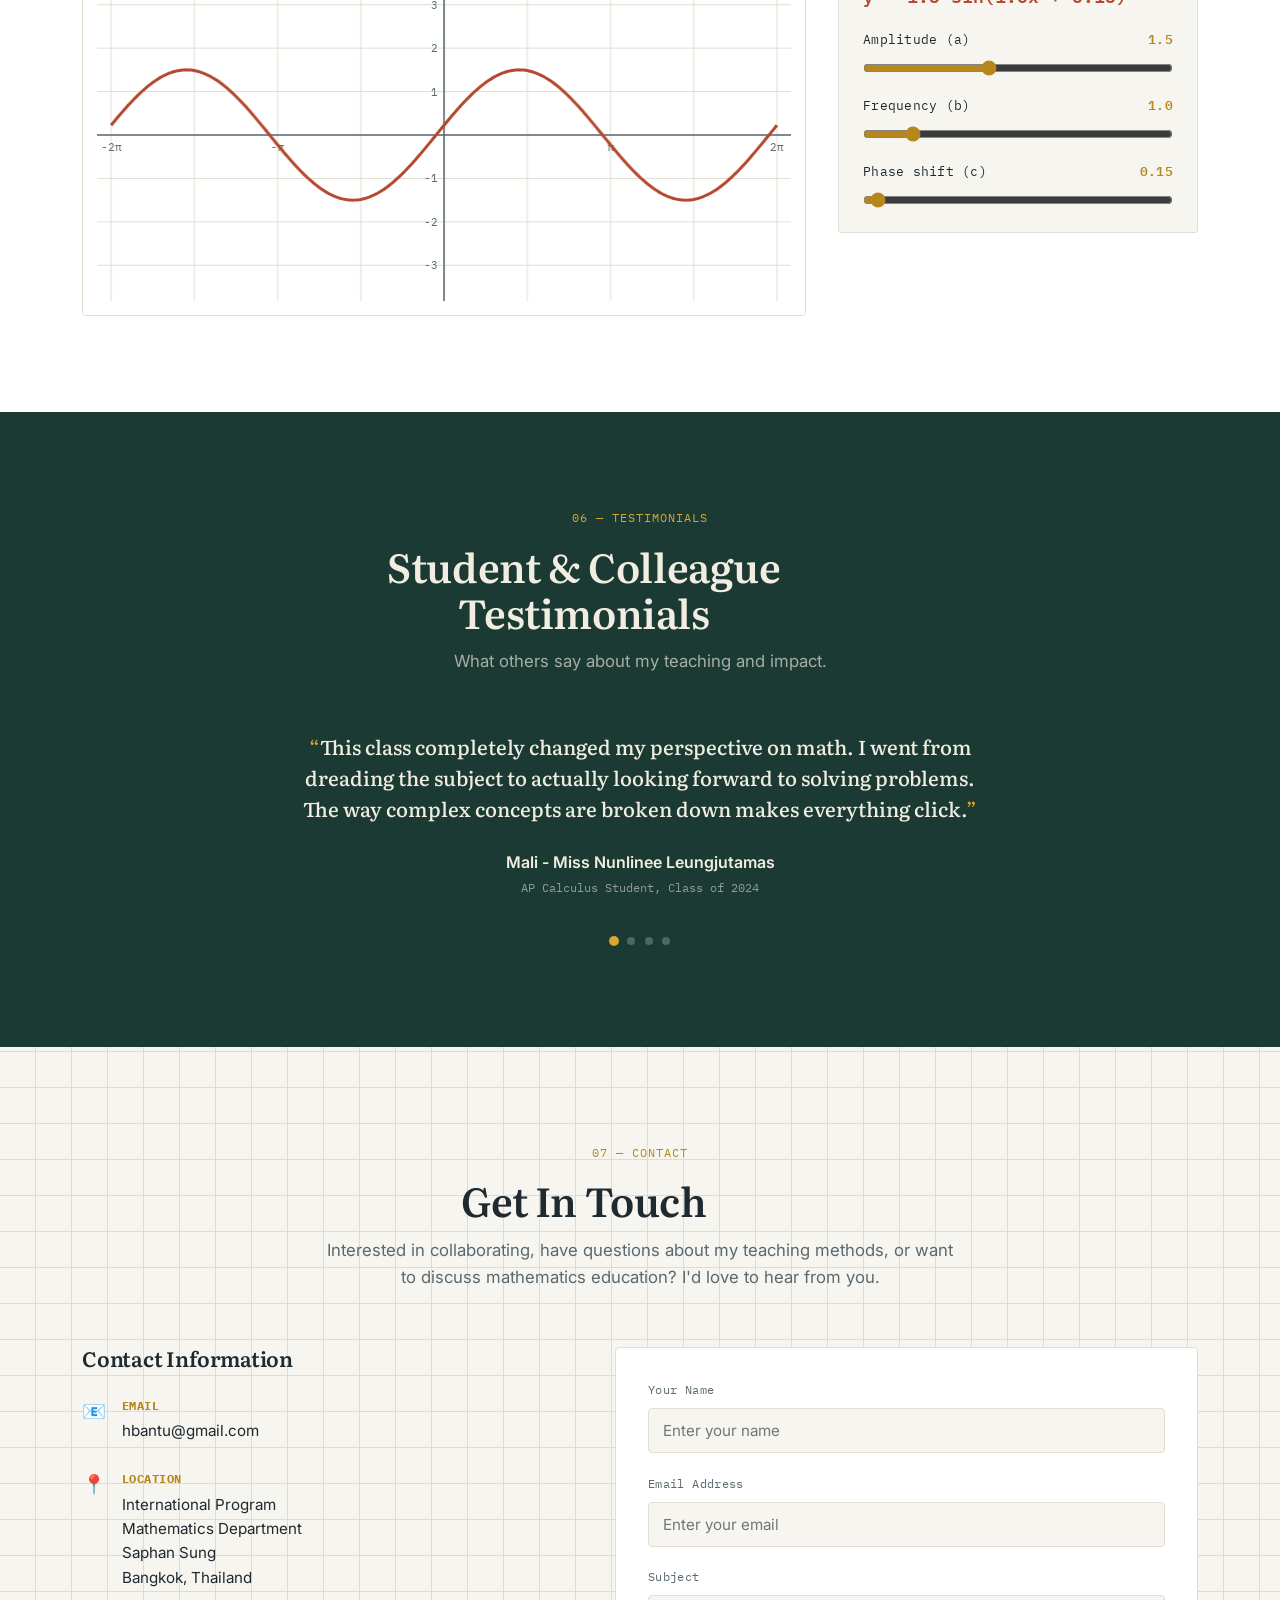
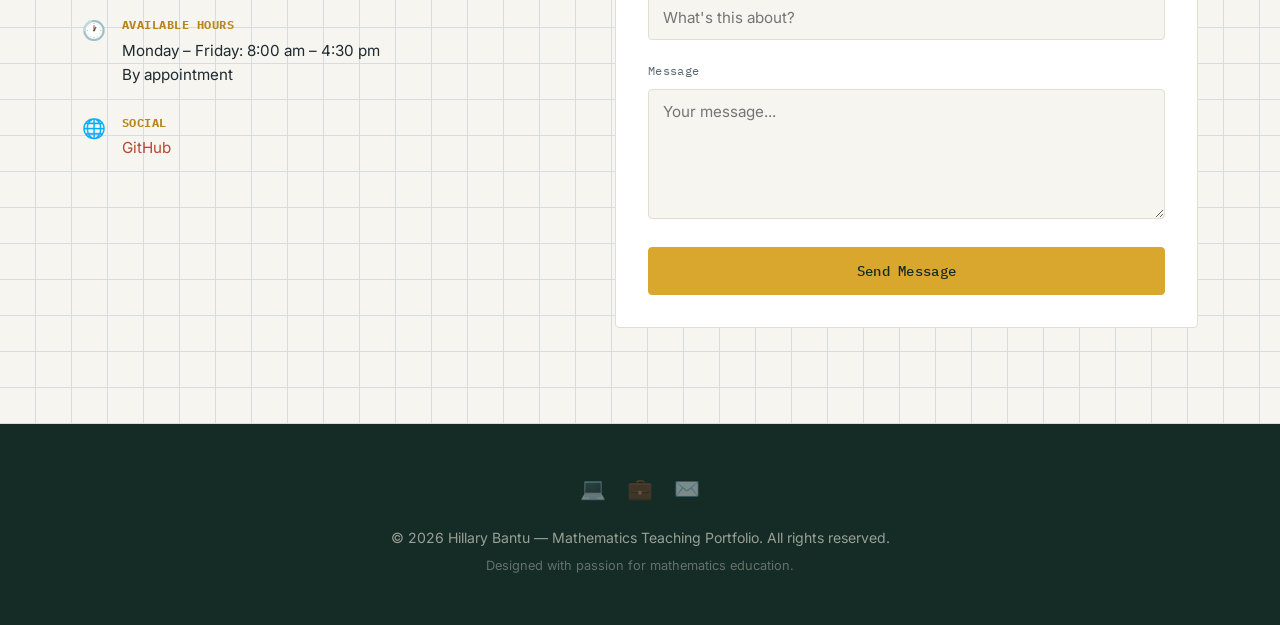
<file: index.backup.html>
<!DOCTYPE html>
<html lang="en">
<head>
    <meta charset="UTF-8">
    <meta name="viewport" content="width=device-width, initial-scale=1.0">
    <title>Mr. Hillary Bantu — Teaching Profile</title>
    <meta name="description" content="Professional mathematics teaching portfolio showcasing curriculum, resources, and educational philosophy.">

    <!-- CSS -->
    <link rel="stylesheet" href="css/style.css">

    <!-- Google Fonts: Literata (display), Inter (body), IBM Plex Mono (data / labels) -->
    <link rel="preconnect" href="https://fonts.googleapis.com">
    <link rel="preconnect" href="https://fonts.gstatic.com" crossorigin>
    <link href="https://fonts.googleapis.com/css2?family=Literata:opsz,wght@7..72,500;7..72,600;7..72,700&family=Inter:wght@400;500;600;700&family=IBM+Plex+Mono:wght@400;500;600&display=swap" rel="stylesheet">

    <!-- Favicon -->
    <link rel="icon" href="data:image/svg+xml,<svg xmlns='http://www.w3.org/2000/svg' viewBox='0 0 100 100'><text y='.9em' font-size='90'>📐</text></svg>">
</head>
<body>

    <!-- Navigation -->
    <nav class="navbar">
        <div class="nav-container">
            <a href="#home" class="logo">Hillary Bantu</a>
            <ul class="nav-links">
                <li><a href="#home" class="active">Home</a></li>
                <li><a href="#about">About</a></li>
                <li><a href="#philosophy">Philosophy</a></li>
                <li><a href="#experience">Experience</a></li>
                <li><a href="#curriculum">Curriculum</a></li>
                <li><a href="#resources">Resources</a></li>
				<li><a href="#tryit">Try It</a></li>
                <li><a href="#testimonials">Testimonials</a></li>
                <li><a href="#contact">Contact</a></li>
            </ul>
            <button class="mobile-menu-btn" aria-label="Toggle menu" aria-expanded="false">☰</button>
        </div>
    </nav>

    <!-- Hero Section -->
    <section id="home" class="hero">
        <div class="hero-grid-overlay" aria-hidden="true"></div>

        <svg class="hero-plot" viewBox="0 0 800 320" preserveAspectRatio="xMidYMid meet" aria-hidden="true">
            <line class="axis-line" x1="30" y1="270" x2="770" y2="270"></line>
            <line class="axis-line" x1="60" y1="300" x2="60" y2="20"></line>
            <g class="tick-marks">
                <line x1="150" y1="265" x2="150" y2="275"></line>
                <line x1="270" y1="265" x2="270" y2="275"></line>
                <line x1="390" y1="265" x2="390" y2="275"></line>
                <line x1="510" y1="265" x2="510" y2="275"></line>
                <line x1="630" y1="265" x2="630" y2="275"></line>
                <line x1="750" y1="265" x2="750" y2="275"></line>
            </g>
            <path class="plot-curve" pathLength="1000"
                d="M 60 230 C 160 60, 260 380, 360 150 S 520 20, 610 160 S 740 300, 770 220"></path>
            <circle class="plot-point" cx="360" cy="150" r="6"></circle>
            <circle class="plot-point" cx="610" cy="160" r="6"></circle>
            <text class="plot-label" x="365" y="130">f(x)</text>
        </svg>

        <div class="hero-content">
            <p class="eyebrow">Mathematics &amp; Computer Science Education</p>
            <h1>Welcome to my Teaching Portfolio</h1>
            <p class="subtitle">Dedicated Mathematics Educator, STEM &amp; Computer Science Tutor, Innovative and Adaptive Skills Training</p>
            <p class="tagline">Transforming abstract concepts into engaging learning experiences. Building confidence, critical thinking, and a lifelong love for mathematics in every student.</p>
            <div class="hero-buttons">
                <a href="#about" class="btn btn-primary">Explore My Work</a>
                <a href="#contact" class="btn btn-outline">Get In Touch</a>
            </div>
        </div>
    </section>

    <!-- About Section -->
    <section id="about" class="about">
        <div class="container">
            <div class="section-header fade-in">
                <p class="eyebrow">01 — About</p>
                <h2>About Me</h2>
                <p>Passionate about making mathematics accessible, engaging, and meaningful for all learners.</p>
            </div>

            <div class="about-grid">
                <div class="about-image fade-in">
                    <div class="img-placeholder">
                         <img src="img/img1.JPEG" alt="Mr. Hillary Bantu" loading="lazy" decoding="async" >
						
                    </div>
                </div>
                <div class="about-content fade-in">
                    <h3>Transforming How Students Experience Mathematics</h3>
                    <p>With over 12 years of experience in mathematics education, I believe that every student has the potential to excel in mathematics when given the right tools, support, and encouragement. My approach combines rigorous mathematical foundations with creative, real-world applications.</p>
                    <p>I specialize in developing differentiated instruction strategies that cater to diverse learning styles, ensuring that visual, auditory, and kinesthetic learners all find pathways to success in my classroom.</p>

                    <div class="stats">
                        <div class="stat-item">
                            <span class="stat-number" data-value="12">0</span>
                            <span class="stat-label">Years Teaching</span>
                        </div>
                        <div class="stat-item">
                            <span class="stat-number" data-value="500">0</span>
                            <span class="stat-label">Students Taught</span>
                        </div>
                        <div class="stat-item">
                            <span class="stat-number" data-value="15">0</span>
                            <span class="stat-label">Awards Won</span>
                        </div>
                    </div>
                </div>
            </div>
        </div>
    </section>

    <!-- Teaching Philosophy -->
    <section id="philosophy" class="philosophy">
        <div class="container">
            <div class="section-header fade-in">
                <p class="eyebrow">02 — Philosophy</p>
                <h2>Teaching Philosophy</h2>
                <p>Core principles that guide my approach to mathematics education.</p>
            </div>

            <div class="philosophy-cards">
                <div class="card fade-in">
                    <div class="card-icon">🎯</div>
                    <h3>Student-Centered Learning</h3>
                    <p>Every lesson is designed with the student in mind. I create an inclusive environment where questions are encouraged, mistakes are seen as learning opportunities, and every voice matters.</p>
                </div>

                <div class="card fade-in">
                    <div class="card-icon">🔗</div>
                    <h3>Real-World Connections</h3>
                    <p>Mathematics is everywhere. I bridge the gap between abstract concepts and practical applications, showing students how math solves real problems in science, technology, finance, and daily life.</p>
                </div>

                <div class="card fade-in">
                    <div class="card-icon">🧠</div>
                    <h3>Conceptual Understanding</h3>
                    <p>Beyond memorization and procedures, I focus on deep conceptual understanding. Students learn why mathematical principles work, not just how to apply them, building lasting knowledge.</p>
                </div>

                <div class="card fade-in">
                    <div class="card-icon">📈</div>
                    <h3>Growth Mindset</h3>
                    <p>I cultivate a growth mindset culture where effort and persistence are celebrated. Students learn that mathematical ability is not fixed but can be developed through dedication and practice.</p>
                </div>

                <div class="card fade-in">
                    <div class="card-icon">🤝</div>
                    <h3>Collaborative Learning</h3>
                    <p>Mathematics is a social activity. I incorporate group work, peer teaching, and mathematical discussions to build communication skills and deepen understanding through shared exploration.</p>
                </div>

                <div class="card fade-in">
                    <div class="card-icon">💡</div>
                    <h3>Technology Integration</h3>
                    <p>Leveraging modern tools like Desmos, GeoGebra, and interactive simulations to visualize complex concepts and provide dynamic, hands-on learning experiences that engage digital natives.</p>
                </div>
            </div>
        </div>
    </section>

    <!-- Experience Section -->
    <section id="experience" class="curriculum">
        <div class="container">
            <div class="section-header fade-in">
                <p class="eyebrow">03 — Experience</p>
                <h2>Teaching &amp; Work Experience</h2>
                <p>Mathematics Teacher | International Education | Software Engineering Lecturer</p>
                <p>Experienced Mathematics Teacher with a background in international and private education, as well as tertiary-level Software Engineering instruction.</p>
            </div>

            <div class="timeline">
                <div class="timeline-item fade-in">
                    <div class="timeline-dot"></div>
                    <div class="timeline-content">
                        <span class="year">Feb 2017 — Present</span>
                        <h3>Mathematics &amp; Homeroom Teacher — Triam Udom Suksa Nomklao</h3>
                        <p>Deliver mathematics instruction across the international programme, guiding a homeroom cohort while building differentiated lessons for a wide range of learners.</p>
                    </div>
                </div>

                <div class="timeline-item fade-in">
                    <div class="timeline-dot"></div>
                    <div class="timeline-content">
                        <span class="year">Feb 2017 — Dec 2019</span>
                        <h3>Software Engineering Lecturer — Master's Program</h3>
                        <p>Delivered graduate-level instruction in Software Engineering, covering software development methodologies, system design, software architecture, testing, and project management. Facilitated discussions that bridged theoretical concepts with industry best practices and real-world applications.</p>
                    </div>
                </div>

                <div class="timeline-item fade-in">
                    <div class="timeline-dot"></div>
                    <div class="timeline-content">
                        <span class="year">2014 — 2017</span>
                        <h3>Mathematics Teacher — Montessori School</h3>
                        <p>Delivered engaging mathematics lessons that fostered critical thinking, analytical reasoning, and problem-solving skills. Created supportive learning environments that encouraged student confidence and academic growth.</p>
                    </div>
                </div>

                <div class="timeline-item fade-in">
                    <div class="timeline-dot"></div>
                    <div class="timeline-content">
                        <span class="year">Apr 2010 — Jun 2014</span>
                        <h3>IT Technical Lead — Uganda Export Promotion Board (UEPB), Kampala</h3>
                        <p>Led IT operations, including software deployment, network administration, technical support, and cybersecurity initiatives. Implemented security controls and maintained reliable technology infrastructure across the organization.</p>
                    </div>
                </div>

                <div class="timeline-item fade-in">
                    <div class="timeline-dot"></div>
                    <div class="timeline-content">
                        <span class="year">2006 — 2009</span>
                        <h3>Founder &amp; Partner — Naxic Solutions, Kampala</h3>
                        <p>Co-founded an ISP and network solutions company specializing in large-scale, multi-country network infrastructure projects. Led network design, deployment, and technical consulting for enterprise clients. Managed project delivery, client relationships, and business operations.</p>
                    </div>
                </div>
            </div>
        </div>
    </section>

    <!-- Curriculum Section -->
    <section id="curriculum" class="curriculum curriculum-alt">
        <div class="container">
            <div class="section-header fade-in">
                <p class="eyebrow">04 — Curriculum</p>
                <h2>Curriculum Teaching Experience</h2>
                <p>My teaching journey and the subjects I've had the privilege to teach.</p>
            </div>

            <div class="timeline">
                <div class="timeline-item fade-in">
                    <div class="timeline-dot"></div>
                    <div class="timeline-content">
                        <span class="year">Present</span>
                        <h3>AP Calculus &amp; Statistics</h3>
                        <p>Teaching advanced placement courses, preparing students for college-level mathematics and AP exams with a 95% pass rate.</p>
                    </div>
                </div>

                <div class="timeline-item fade-in">
                    <div class="timeline-dot"></div>
                    <div class="timeline-content">
                        <span class="year">2019 — Present</span>
                        <h3>Algebra II &amp; Pre-Calculus</h3>
                        <p>Developed innovative curriculum combining traditional methods with project-based learning and technology integration.</p>
                    </div>
                </div>

                <div class="timeline-item fade-in">
                    <div class="timeline-dot"></div>
                    <div class="timeline-content">
                        <span class="year">2016 — Present</span>
                        <h3>Geometry &amp; Trigonometry</h3>
                        <p>Created visual and spatial learning modules that improved student comprehension of geometric concepts by 40%.</p>
                    </div>
                </div>

                <div class="timeline-item fade-in">
                    <div class="timeline-dot"></div>
                    <div class="timeline-content">
                        <span class="year">2014 — Present</span>
                        <h3>Algebra I &amp; Foundations</h3>
                        <p>Established strong mathematical foundations for students, focusing on number sense and algebraic thinking.</p>
                    </div>
                </div>

                <div class="timeline-item fade-in">
                    <div class="timeline-dot"></div>
                    <div class="timeline-content">
                        <span class="year">2012 — 2014</span>
                        <h3>Mathematics Teaching Assistant</h3>
                        <p>Began teaching career supporting undergraduate mathematics courses while completing graduate studies.</p>
                    </div>
                </div>
            </div>
        </div>
    </section>

    <!-- Resources Section -->
    <section id="resources" class="resources">
        <div class="container">
            <div class="section-header fade-in">
                <p class="eyebrow">05 — Resources</p>
                <h2>Teaching Resources</h2>
                <p>Curated materials and tools I use to create engaging mathematical experiences.</p>
            </div>

            <div class="resources-grid">
                <div class="resource-card fade-in">
                    <div class="resource-img">📊</div>
                    <div class="resource-info">
                        <h3>Interactive Graphing</h3>
                        <p>Desmos and GeoGebra activities for visualizing functions, transformations, and geometric relationships.</p>
                        <span class="resource-tag">Technology</span>
                        <span class="resource-tag">Visualization</span>
                    </div>
                </div>

                <div class="resource-card fade-in">
                    <div class="resource-img">📐</div>
                    <div class="resource-info">
                        <h3>Problem-Solving Sets</h3>
                        <p>Curated collections of challenging problems from AMC, AIME, and mathematical olympiads for advanced learners.</p>
                        <span class="resource-tag">Advanced</span>
                        <span class="resource-tag">Competition</span>
                    </div>
                </div>

                <div class="resource-card fade-in">
                    <div class="resource-img">🎮</div>
                    <div class="resource-info">
                        <h3>Math Games &amp; Puzzles</h3>
                        <p>Engaging mathematical games that reinforce concepts while building logical reasoning and strategic thinking.</p>
                        <span class="resource-tag">Engagement</span>
                        <span class="resource-tag">Logic</span>
                    </div>
                </div>

                <div class="resource-card fade-in">
                    <div class="resource-img">📹</div>
                    <div class="resource-info">
                        <h3>Video Tutorials</h3>
                        <p>Custom video lessons explaining complex topics with step-by-step walkthroughs and visual demonstrations.</p>
                        <span class="resource-tag">Video</span>
                        <span class="resource-tag">Tutorial</span>
                    </div>
                </div>

                <div class="resource-card fade-in">
                    <div class="resource-img">📋</div>
                    <div class="resource-info">
                        <h3>Assessment Tools</h3>
                        <p>Formative and summative assessment rubrics, self-check quizzes, and progress tracking templates.</p>
                        <span class="resource-tag">Assessment</span>
                        <span class="resource-tag">Tools</span>
                    </div>
                </div>

                <div class="resource-card fade-in">
                    <div class="resource-img">🌍</div>
                    <div class="resource-info">
                        <h3>Real-World Projects</h3>
                        <p>Project-based learning units connecting mathematics to finance, architecture, data science, and engineering.</p>
                        <span class="resource-tag">PBL</span>
                        <span class="resource-tag">Applications</span>
                    </div>
                </div>
            </div>
        </div>
    </section>

    <!-- Interactive Functions Graph -->
    <section id="tryit" class="tryit">
        <div class="container">
            <div class="section-header fade-in">
                <p class="eyebrow">Interactive</p>
                <h2>Try it: see a function change in real time</h2>
                <p>The kind of live demo I use in class. Move the sliders and watch the wave respond.</p>
            </div>

            <div class="lab fade-in">
                <canvas id="plot" width="720" height="360" role="img"
                    aria-label="Graph of a sine wave that changes as the sliders move"></canvas>

                <div class="controls">
                    <p class="eq" id="eq" aria-live="polite">y = 1.5 sin(1.0x)</p>

                    <div class="control">
                        <label for="a">Amplitude (a) <output id="a-val" for="a">1.5</output></label>
                        <input id="a" type="range" min="0.5" max="3" step="0.1" value="1.5">
                    </div>
                    <div class="control">
                        <label for="b">Frequency (b) <output id="b-val" for="b">1.0</output></label>
                        <input id="b" type="range" min="0.5" max="4" step="0.1" value="1">
                    </div>
                    <div class="control">
                        <label for="c">Phase shift (c) <output id="c-val" for="c">0.00</output></label>
                        <input id="c" type="range" min="0" max="6.25" step="0.05" value="0">
                    </div>
                </div>
            </div>
        </div>
    </section>

    <!-- Testimonials Section -->
    <section id="testimonials" class="testimonials">
        <div class="container">
            <div class="section-header fade-in">
                <p class="eyebrow">06 — Testimonials</p>
                <h2>Student &amp; Colleague Testimonials</h2>
                <p>What others say about my teaching and impact.</p>
            </div>

            <div class="testimonials-slider">
                <div class="testimonial active">
                    <p class="testimonial-text">This class completely changed my perspective on math. I went from dreading the subject to actually looking forward to solving problems. The way complex concepts are broken down makes everything click.</p>
                    <div class="testimonial-author"> Mali - Miss Nunlinee Leungjutamas </div>
                    <div class="testimonial-role">AP Calculus Student, Class of 2024</div>
                </div>

                <div class="testimonial">
                    <p class="testimonial-text">An exceptional educator who truly understands how to reach every student. The differentiated instruction strategies implemented have significantly improved our department's overall performance metrics.</p>
                    <div class="testimonial-author">Ajarn Neng</div>
                    <div class="testimonial-role">Department Chair, Mathematics</div>
                </div>

                <div class="testimonial">
                    <p class="testimonial-text">I never thought I could understand calculus, but the visual explanations and patient guidance made it possible. I scored a 5 on my AP exam and I'm now majoring in engineering!</p>
                    <div class="testimonial-author"> Sadhu -  </div>
                    <div class="testimonial-role">Former Student, Currently at Chulalungorn university</div>
                </div>

                <div class="testimonial">
                    <p class="testimonial-text">The collaborative learning environment created in this classroom is remarkable. Students support each other and mathematical discussions happen naturally. A model for modern math education.</p>
                    <div class="testimonial-author">Tr. Jay</div>
                    <div class="testimonial-role">Peer Teacher, Mathematics Department</div>
                </div>

                <div class="slider-dots">
                    <button class="dot active" aria-label="Testimonial 1"></button>
                    <button class="dot" aria-label="Testimonial 2"></button>
                    <button class="dot" aria-label="Testimonial 3"></button>
                    <button class="dot" aria-label="Testimonial 4"></button>
                </div>
            </div>
        </div>
    </section>

    <!-- Contact Section -->
    <section id="contact" class="contact">
        <div class="container">
            <div class="section-header fade-in">
                <p class="eyebrow">07 — Contact</p>
                <h2>Get In Touch</h2>
                <p>Interested in collaborating, have questions about my teaching methods, or want to discuss mathematics education? I'd love to hear from you.</p>
            </div>

            <div class="contact-grid">
                <div class="contact-info fade-in">
                    <h3>Contact Information</h3>

                    <div class="contact-item">
                        <i>📧</i>
                        <div>
                            <strong>Email</strong>
                            <p>hbantu@gmail.com</p>
                        </div>
                    </div>

                    <div class="contact-item">
                        <i>📍</i>
                        <div>
                            <strong>Location</strong>
                            <p>International Program <br>Mathematics Department<br> Saphan Sung <br>Bangkok, Thailand</p>
                        </div>
                    </div>

                    <div class="contact-item">
                        <i>🕐</i>
                        <div>
                            <strong>Available Hours</strong>
                            <p>Monday – Friday: 8:00 am – 4:30 pm<br>By appointment</p>
                        </div>
                    </div>

                    <div class="contact-item">
                        <i>🌐</i>
                        <div>
                            <strong>Social</strong>
                            <p><a href="https://github.com/larybantu">GitHub</a></p>
                        </div>
                    </div>
                </div>

                <form class="contact-form fade-in" action="send-email.php" method="POST">
                    <div class="form-group">
                        <label for="name">Your Name</label>
                        <input type="text" id="name" name="name" placeholder="Enter your name" required>
                    </div>

                    <div class="form-group">
                        <label for="email">Email Address</label>
                        <input type="email" id="email" name="email" placeholder="Enter your email" required>
                    </div>

                    <div class="form-group">
                        <label for="subject">Subject</label>
                        <input type="text" id="subject" name="subject" placeholder="What's this about?">
                    </div>

                    <div class="form-group">
                        <label for="message">Message</label>
                        <textarea id="message" name="message" placeholder="Your message..." required></textarea>
                    </div>

                    <button type="submit" class="btn btn-primary">Send Message</button>
                </form>
            </div>
        </div>
    </section>

    <!-- Footer -->
    <footer>
        <div class="container">
            <div class="social-links">
                <a href="https://github.com/larybantu" aria-label="GitHub">💻</a>
                <a href="#" aria-label="LinkedIn">💼</a>
                <a href="mailto:hbantu@gmail.com" aria-label="Email">✉️</a>
            </div>
            <p>&copy; <span class="current-year">2024</span> Hillary Bantu — Mathematics Teaching Portfolio. All rights reserved.</p>
            <p class="footer-note">Designed with passion for mathematics education.</p>
        </div>
    </footer>

    <!-- Back to Top Button -->
    <button class="back-to-top" aria-label="Back to top">↑</button>

    <!-- JavaScript -->
    <!-- Interactive graph -->
    <script>
    (function () {
        const canvas = document.getElementById('plot');
        if (!canvas) return;

        const ctx = canvas.getContext('2d');
        const W = 720, H = 360;
        const dpr = Math.min(window.devicePixelRatio || 1, 3);
        canvas.width = W * dpr;
        canvas.height = H * dpr;
        ctx.setTransform(dpr, 0, 0, dpr, 0, 0);

        const $ = (id) => document.getElementById(id);
        const sliders = { a: $('a'), b: $('b'), c: $('c') };
        const outputs = { a: $('a-val'), b: $('b-val'), c: $('c-val') };
        const eq = $('eq');

        const css = getComputedStyle(document.documentElement);
        const token = (name, fallback) => css.getPropertyValue(name).trim() || fallback;
        const colors = {
            bg:    token('--card-bg', '#ffffff'),
            grid:  token('--border', '#e2ded2'),
            axis:  token('--ink-soft', '#5a6970'),
            curve: token('--brick', '#b5482f'),
            font:  token('--font-mono', 'monospace')
        };

        const X_MIN = -2 * Math.PI, X_MAX = 2 * Math.PI;
        const Y_MAX = 3.5;
        const pad = 28;
        const sx = (x) => pad + ((x - X_MIN) / (X_MAX - X_MIN)) * (W - 2 * pad);
        const sy = (y) => H / 2 - (y / Y_MAX) * (H / 2 - pad);

        function draw() {
            const a = +sliders.a.value, b = +sliders.b.value, c = +sliders.c.value;

            ctx.clearRect(0, 0, W, H);
            ctx.fillStyle = colors.bg;
            ctx.fillRect(0, 0, W, H);

            // grid
            ctx.lineWidth = 1;
            ctx.strokeStyle = colors.grid;
            ctx.beginPath();
            for (let k = -2; k <= 2; k += 0.5) {
                const x = sx(k * Math.PI);
                ctx.moveTo(x, pad / 2); ctx.lineTo(x, H - pad / 2);
            }
            for (let y = -3; y <= 3; y++) {
                ctx.moveTo(pad / 2, sy(y)); ctx.lineTo(W - pad / 2, sy(y));
            }
            ctx.stroke();

            // axes
            ctx.strokeStyle = colors.axis;
            ctx.lineWidth = 1.5;
            ctx.beginPath();
            ctx.moveTo(pad / 2, sy(0)); ctx.lineTo(W - pad / 2, sy(0));
            ctx.moveTo(sx(0), pad / 2); ctx.lineTo(sx(0), H - pad / 2);
            ctx.stroke();

            // labels
            ctx.fillStyle = colors.axis;
            ctx.font = '11px ' + colors.font;
            ctx.textAlign = 'center';
            const marks = { '-2π': -2, '-π': -1, 'π': 1, '2π': 2 };
            for (const [label, k] of Object.entries(marks)) {
                ctx.fillText(label, sx(k * Math.PI), sy(0) + 16);
            }
            ctx.textAlign = 'right';
            [-3, -2, -1, 1, 2, 3].forEach((y) => ctx.fillText(String(y), sx(0) - 6, sy(y) + 4));

            // curve
            ctx.strokeStyle = colors.curve;
            ctx.lineWidth = 3;
            ctx.lineJoin = 'round';
            ctx.beginPath();
            const steps = 400;
            for (let i = 0; i <= steps; i++) {
                const x = X_MIN + (i / steps) * (X_MAX - X_MIN);
                const y = a * Math.sin(b * x + c);
                i === 0 ? ctx.moveTo(sx(x), sy(y)) : ctx.lineTo(sx(x), sy(y));
            }
            ctx.stroke();

            // readouts
            outputs.a.textContent = a.toFixed(1);
            outputs.b.textContent = b.toFixed(1);
            outputs.c.textContent = c.toFixed(2);
            const phase = c === 0 ? '' : ' + ' + c.toFixed(2);
            eq.textContent = 'y = ' + a.toFixed(1) + ' sin(' + b.toFixed(1) + 'x' + phase + ')';
        }

        Object.values(sliders).forEach((s) => s.addEventListener('input', draw));

        // Auto-loop the phase shift from 0 up to 6.25, then wrap back to 0.
        const SPEED = 1.5;               // radians per second
        const LOOP_MIN = 0, LOOP_MAX = 6.25;
        let rafId = null, last = 0, phase = +sliders.c.value;

        function tick(t) {
            const dt = last ? Math.min((t - last) / 1000, 0.1) : 0;
            last = t;
            phase += dt * SPEED;
            if (phase > LOOP_MAX) phase = LOOP_MIN + (phase - LOOP_MIN) % (LOOP_MAX - LOOP_MIN);
            sliders.c.value = phase;
            draw();
            rafId = requestAnimationFrame(tick);
        }

        function start() {
            if (rafId !== null) return;
            last = 0;
            rafId = requestAnimationFrame(tick);
        }
        function stop() {
            cancelAnimationFrame(rafId);
            rafId = null;
        }

        // Dragging the phase slider: the loop picks up from the new position
        sliders.c.addEventListener('input', () => { phase = +sliders.c.value; });

        // Run automatically, but only while the graph is on screen
        // (and not at all for visitors who prefer reduced motion).
        const reduceMotion = window.matchMedia('(prefers-reduced-motion: reduce)').matches;
        if (!reduceMotion) {
            if ('IntersectionObserver' in window) {
                new IntersectionObserver((entries) => {
                    entries[0].isIntersecting ? start() : stop();
                }).observe(canvas);
            } else {
                start();
            }
        }

        draw();
    })();
    </script>
    <script src="js/main.js"></script>
</body>
</html>
</file>
<file: css/style.css>
/* ==========================================================================
   Design tokens
   ========================================================================== */
:root {
  /* Color */
  --paper: #f6f5f0;
  --paper-line: #d7dce2;
  --ink: #1e2a30;
  --ink-soft: #5a6970;
  --chalkboard: #1b3a34;
  --chalkboard-dark: #142b26;
  --chalk: #f1ede0;
  --gold: #d9a62e;
  --gold-dark: #b7871c;
  --brick: #b5482f;
  --card-bg: #ffffff;
  --border: #e2ded2;

  /* Type */
  --font-display: "Literata", "Georgia", serif;
  --font-body: "Inter", -apple-system, BlinkMacSystemFont, sans-serif;
  --font-mono: "IBM Plex Mono", "SFMono-Regular", Menlo, monospace;

  /* Layout */
  --max-width: 1180px;
  --radius: 4px;
  --nav-height: 76px;

  /* Motion */
  --ease: cubic-bezier(0.4, 0, 0.2, 1);
}

/* ==========================================================================
   Reset & base
   ========================================================================== */
* { box-sizing: border-box; margin: 0; padding: 0; }

html { scroll-behavior: smooth; scroll-padding-top: var(--nav-height); }

body {
  font-family: var(--font-body);
  color: var(--ink);
  background-color: var(--paper);
  background-image:
    linear-gradient(var(--paper-line) 1px, transparent 1px),
    linear-gradient(90deg, var(--paper-line) 1px, transparent 1px);
  background-size: 36px 36px;
  background-position: -1px -1px;
  line-height: 1.6;
  -webkit-font-smoothing: antialiased;
}

img {
	width: 100%;
    height: auto;
    max-width: 100%;
	display: block; }

a { color: inherit; text-decoration: none; }

ul { list-style: none; }

h1, h2, h3 {
  font-family: var(--font-display);
  font-weight: 600;
  color: var(--ink);
  line-height: 1.15;
  letter-spacing: -0.01em;
}

h2 { font-size: clamp(1.9rem, 3.2vw, 2.6rem); }
h3 { font-size: 1.2rem; font-weight: 600; }

p { color: var(--ink-soft); }

.container {
  max-width: var(--max-width);
  margin: 0 auto;
  padding: 0 2rem;
}

.eyebrow {
  font-family: var(--font-mono);
  font-size: 0.78rem;
  letter-spacing: 0.08em;
  text-transform: uppercase;
  color: var(--gold-dark);
  margin-bottom: 0.9rem;
  display: inline-block;
}

.section-header {
  max-width: 640px;
  margin: 0 auto 3.5rem;
  text-align: center;
}
/* hero */
.hero{padding:72px 0 0;background:linear-gradient(var(--line) 1px,transparent 1px) 0 0/48px 48px,linear-gradient(90deg,var(--line) 1px,transparent 1px) 0 0/48px 48px;background-color:var(--paper)}
.hero h1{font-size:clamp(2.3rem,6vw,4.4rem);font-weight:800;max-width:15ch}
.hero .lede{font-size:1.2rem;max-width:56ch;color:var(--muted);margin:22px 0 28px}
.badge{display:inline-block;background:var(--signal);color:#12223a;font-weight:700;font-size:.92rem;padding:5px 12px;border-radius:99px;margin-bottom:20px}
.cta{display:flex;gap:12px;flex-wrap:wrap}
.plot{display:block;width:100%;height:auto;margin-top:28px}
.plot .ax{stroke:var(--muted);stroke-width:1.5}
.plot .curve{fill:none;stroke:var(--blue);stroke-width:4;stroke-linecap:round;stroke-dasharray:1;stroke-dashoffset:1;animation:draw 2.4s .2s ease forwards}
.plot circle{fill:var(--signal);stroke:var(--ink);stroke-width:2}
@keyframes draw{to{stroke-dashoffset:0}}


/* sections */
section{padding:84px 0}
section+section{border-top:1px solid var(--line)}
h2{font-size:clamp(1.7rem,3.6vw,2.5rem);margin-bottom:28px;max-width:22ch}
.split{display:grid;grid-template-columns:260px 1fr;gap:48px;align-items:start}
.photo{width:100%;aspect-ratio:4/5;object-fit:cover;border-radius:var(--r);background:var(--line);display:block}
.prose p{max-width:62ch;margin:0 0 1em}
.rows{border-top:1px solid var(--line)}
.row{display:grid;grid-template-columns:240px 1fr;gap:32px;padding:26px 0;border-bottom:1px solid var(--line)}
.row h3{font-size:1.2rem}
.row p{margin:0;max-width:62ch}
.row .when{color:var(--muted);font-size:.95rem;margin-top:6px}
.row .org{display:block;color:var(--muted);font-size:.97rem;margin-top:4px}
.tools{display:grid;grid-template-columns:repeat(2,1fr);gap:0 48px}
.tools .row{grid-template-columns:1fr;gap:6px}
.note{color:var(--ink-soft);margin-top:24px;max-width:62ch}
.section-header h2 { margin-bottom: 0.85rem; }
.section-header .eyebrow { display: block; }
.section-header > p:not(.eyebrow) { font-size: 1.05rem; }

section { padding: 6rem 0; position: relative; }

/* Reveal-on-scroll utility */
.fade-in {
  opacity: 0;
  transform: translateY(18px);
  transition: opacity 0.7s var(--ease), transform 0.7s var(--ease);
}
.fade-in.visible { opacity: 1; transform: translateY(0); }

@media (prefers-reduced-motion: reduce) {
  html { scroll-behavior: auto; }
  .fade-in { opacity: 1; transform: none; transition: none; }
  * { animation-duration: 0.001ms !important; animation-iteration-count: 1 !important; transition-duration: 0.001ms !important; }
}

/* ==========================================================================
   Buttons
   ========================================================================== */
.btn {
  display: inline-flex;
  align-items: center;
  justify-content: center;
  padding: 0.85rem 1.9rem;
  font-family: var(--font-mono);
  font-size: 0.85rem;
  font-weight: 500;
  letter-spacing: 0.02em;
  border-radius: var(--radius);
  border: 1.5px solid transparent;
  cursor: pointer;
  transition: transform 0.25s var(--ease), background-color 0.25s var(--ease), border-color 0.25s var(--ease), color 0.25s var(--ease);
}
.btn:hover { transform: translateY(-2px); }
.btn:focus-visible { outline: 2px solid var(--gold); outline-offset: 3px; }

.btn-primary {
  background-color: var(--gold);
  color: var(--chalkboard-dark);
  border-color: var(--gold);
}
.btn-primary:hover { background-color: #e8b94a; }

.btn-outline {
  background-color: transparent;
  color: var(--chalk);
  border-color: rgba(241, 237, 224, 0.45);
}
.btn-outline:hover { border-color: var(--chalk); background-color: rgba(241, 237, 224, 0.08); }

/* ==========================================================================
   Navigation
   ========================================================================== */
.navbar {
  position: sticky;
  top: 0;
  z-index: 100;
  height: var(--nav-height);
  display: flex;
  align-items: center;
  background-color: rgba(246, 245, 240, 0.85);
  backdrop-filter: blur(10px);
  border-bottom: 1px solid var(--border);
}

.nav-container {
  width: 100%;
  max-width: var(--max-width);
  margin: 0 auto;
  padding: 0 2rem;
  display: flex;
  align-items: center;
  justify-content: space-between;
}

.logo {
  font-family: var(--font-display);
  font-size: 1.15rem;
  font-weight: 600;
  color: var(--ink);
}
.logo span {
  font-family: var(--font-mono);
  font-size: 0.72rem;
  font-weight: 400;
  color: var(--gold-dark);
  margin-left: 0.5rem;
  letter-spacing: 0.03em;
}

.nav-links {
  display: flex;
  gap: 2rem;
}

.nav-links a {
  position: relative;
  font-size: 0.92rem;
  font-weight: 500;
  color: var(--ink-soft);
  padding: 0.4rem 0;
  transition: color 0.2s var(--ease);
}
.nav-links a::after {
  content: "";
  position: absolute;
  left: 0;
  bottom: -2px;
  width: 100%;
  height: 2px;
  background-color: var(--gold);
  transform: scaleX(0);
  transform-origin: left;
  transition: transform 0.25s var(--ease);
}
.nav-links a:hover { color: var(--ink); }
.nav-links a:hover::after,
.nav-links a.active::after { transform: scaleX(1); }
.nav-links a.active { color: var(--ink); }

.mobile-menu-btn {
  display: none;
  background: none;
  border: none;
  font-size: 1.4rem;
  cursor: pointer;
  color: var(--ink);
}

/* ==========================================================================
   Hero
   ========================================================================== */
.hero {
  min-height: calc(100vh - var(--nav-height));
  display: flex;
  align-items: center;
  position: relative;
  overflow: hidden;
  background-color: var(--chalkboard);
  background-image: linear-gradient(180deg, var(--chalkboard) 0%, var(--chalkboard-dark) 100%);
  padding: 4rem 0;
}

.hero-grid-overlay {
  position: absolute;
  inset: 0;
  background-image:
    linear-gradient(rgba(241, 237, 224, 0.05) 1px, transparent 1px),
    linear-gradient(90deg, rgba(241, 237, 224, 0.05) 1px, transparent 1px);
  background-size: 44px 44px;
  pointer-events: none;
}

.hero-plot {
  position: absolute;
  right: -4%;
  top: 50%;
  transform: translateY(-50%);
  width: min(62vw, 780px);
  max-width: 900px;
  opacity: 0.9;
}

.hero-plot .axis-line {
  stroke: rgba(241, 237, 224, 0.28);
  stroke-width: 1.5;
}
.hero-plot .tick-marks line {
  stroke: rgba(241, 237, 224, 0.28);
  stroke-width: 1.5;
}
.hero-plot .plot-curve {
  fill: none;
  stroke: var(--gold);
  stroke-width: 3.5;
  stroke-linecap: round;
  stroke-dasharray: 1000;
  stroke-dashoffset: 1000;
  animation: draw-curve 2.6s var(--ease) 0.4s forwards;
}
.hero-plot .plot-point {
  fill: var(--brick);
  opacity: 0;
  animation: pop-point 0.5s var(--ease) forwards;
}
.hero-plot .plot-point:nth-of-type(1) { animation-delay: 1.6s; }
.hero-plot .plot-point:nth-of-type(2) { animation-delay: 2.4s; }
.hero-plot .plot-label {
  font-family: var(--font-mono);
  font-size: 15px;
  fill: rgba(241, 237, 224, 0.55);
  opacity: 0;
  animation: pop-point 0.6s var(--ease) 2.7s forwards;
}

@keyframes draw-curve {
  to { stroke-dashoffset: 0; }
}
@keyframes pop-point {
  from { opacity: 0; transform: scale(0.4); }
  to { opacity: 1; transform: scale(1); }
}

.hero-content {
  position: relative;
  z-index: 2;
  max-width: 640px;
  padding: 0 2rem;
  margin: 0 auto;
  text-align: left;
}
.hero-content .eyebrow { color: var(--gold); }

.hero-content h1 {
  color: var(--chalk);
  font-size: clamp(2.3rem, 5vw, 3.6rem);
  margin-bottom: 1.2rem;
}

.hero-content .subtitle {
  color: rgba(241, 237, 224, 0.9);
  font-size: 1.1rem;
  font-weight: 500;
  margin-bottom: 0.9rem;
}

.hero-content .tagline {
  color: rgba(241, 237, 224, 0.65);
  font-size: 1rem;
  max-width: 520px;
  margin-bottom: 2.4rem;
}

.hero-buttons { display: flex; gap: 1rem; flex-wrap: wrap; }

/* ==========================================================================
   About
   ========================================================================== */
.about-grid {
  display: grid;
  grid-template-columns: 0.85fr 1.15fr;
  gap: 4rem;
  align-items: center;
}

.img-placeholder {
  position: relative;
  width: 100%;
  max-width: 380px;
  margin: 0 auto;
  padding: 12px;
  background-color: var(--card-bg);
  border: 2px solid var(--gold);
  border-radius: 8px;
  box-shadow: 0 12px 28px rgba(20, 43, 38, 0.15);
}

/* Chalkboard-green mat around the portrait */
.img-placeholder img {
  display: block;
  width: 100%;
  height: auto;
  aspect-ratio: 4 / 5;
  object-fit: cover;
  object-position: center top;
  border-radius: 4px;
  border: 6px solid var(--chalkboard);
  background: #fff;
}

.compass-icon { width: 55%; }
.compass-circle { fill: none; stroke: var(--ink); stroke-width: 1.5; stroke-dasharray: 6 5; }
.compass-pivot, .compass-tip { fill: var(--brick); }
.compass-leg { stroke: var(--ink); stroke-width: 3; stroke-linecap: round; }
.compass-leg-b { stroke: var(--gold-dark); }

.about-content h3 { margin-bottom: 1rem; font-size: 1.5rem; }
.about-content p { margin-bottom: 1rem; }

.stats {
  display: grid;
  grid-template-columns: repeat(3, 1fr);
  gap: 1.5rem;
  margin-top: 2rem;
  padding-top: 2rem;
  border-top: 1px solid var(--border);
}

.stat-number {
  display: block;
  font-family: var(--font-mono);
  font-size: 2.1rem;
  font-weight: 600;
  color: var(--brick);
}
.stat-label {
  display: block;
  font-size: 0.8rem;
  color: var(--ink-soft);
  margin-top: 0.3rem;
}

/* ==========================================================================
   Philosophy cards
   ========================================================================== */
.philosophy { background-color: var(--card-bg); }

.philosophy-cards {
  display: grid;
  grid-template-columns: repeat(auto-fit, minmax(280px, 1fr));
  gap: 1.75rem;
}

.card {
  border: 1px solid var(--border);
  border-top: 3px solid var(--gold);
  border-radius: var(--radius);
  padding: 2rem;
  background-color: var(--paper);
  transition: transform 0.3s var(--ease), box-shadow 0.3s var(--ease);
}
.card:hover {
  transform: translateY(-4px);
  box-shadow: 0 14px 30px -18px rgba(30, 42, 48, 0.35);
}
.card-icon { font-size: 1.7rem; margin-bottom: 1rem; }
.card h3 { margin-bottom: 0.7rem; font-size: 1.1rem; }
.card p { font-size: 0.94rem; }

/* ==========================================================================
   Timeline (Experience & Curriculum)
   ========================================================================== */
.curriculum-alt { background-color: var(--card-bg); }

.timeline {
  position: relative;
  max-width: 780px;
  margin: 0 auto;
  padding-left: 2.5rem;
}
.timeline::before {
  content: "";
  position: absolute;
  left: 6px;
  top: 6px;
  bottom: 6px;
  width: 2px;
  background-image: linear-gradient(var(--ink-soft) 60%, transparent 0%);
  background-size: 2px 8px;
  background-repeat: repeat-y;
  opacity: 0.35;
}

.timeline-item {
  position: relative;
  padding-bottom: 2.6rem;
}
.timeline-item:last-child { padding-bottom: 0; }

.timeline-dot {
  position: absolute;
  left: -2.5rem;
  top: 0.3rem;
  width: 14px;
  height: 14px;
  border-radius: 50%;
  background-color: var(--paper);
  border: 2.5px solid var(--brick);
}

.timeline-content .year {
  font-family: var(--font-mono);
  font-size: 0.78rem;
  color: var(--gold-dark);
  letter-spacing: 0.03em;
}
.timeline-content h3 { margin: 0.4rem 0 0.5rem; font-size: 1.12rem; }
.timeline-content p { font-size: 0.95rem; }
.timeline-content .institution {
  font-weight: 600;
  color: var(--ink);
  margin-bottom: 0.5rem;
}

/* ==========================================================================
   Resources
   ========================================================================== */
.resources-grid {
  display: grid;
  grid-template-columns: repeat(auto-fit, minmax(300px, 1fr));
  gap: 1.75rem;
}

.resource-card {
  display: flex;
  gap: 1.25rem;
  background-color: var(--card-bg);
  border: 1px solid var(--border);
  border-radius: var(--radius);
  padding: 1.6rem;
  transition: box-shadow 0.3s var(--ease), transform 0.3s var(--ease);
}
.resource-card:hover {
  transform: translateY(-3px);
  box-shadow: 0 14px 30px -20px rgba(30, 42, 48, 0.4);
}

.resource-img {
  font-size: 1.8rem;
  width: 52px;
  height: 52px;
  flex-shrink: 0;
  display: flex;
  align-items: center;
  justify-content: center;
  background-color: var(--paper);
  border: 1px solid var(--border);
  border-radius: var(--radius);
}

.resource-info h3 { font-size: 1.02rem; margin-bottom: 0.5rem; }
.resource-info p { font-size: 0.9rem; margin-bottom: 0.85rem; }

.resource-tag {
  display: inline-block;
  font-family: var(--font-mono);
  font-size: 0.68rem;
  letter-spacing: 0.03em;
  color: var(--chalkboard);
  background-color: rgba(217, 166, 46, 0.18);
  border-radius: 3px;
  padding: 0.25rem 0.55rem;
  margin: 0 0.4rem 0.4rem 0;
}

/* ==========================================================================
   Testimonials
   ========================================================================== */
.testimonials { background-color: var(--chalkboard); }
.testimonials .section-header h2,
.testimonials .section-header .eyebrow { color: var(--chalk); }
.testimonials .section-header .eyebrow { color: var(--gold); }
.testimonials .section-header > p:not(.eyebrow) { color: rgba(241, 237, 224, 0.65); }

.testimonials-slider {
  max-width: 700px;
  margin: 0 auto;
  text-align: center;
  min-height: 220px;
}

.testimonial {
  display: none;
  animation: fade-testimonial 0.5s var(--ease);
}
.testimonial.active { display: block; }

@keyframes fade-testimonial {
  from { opacity: 0; transform: translateY(8px); }
  to { opacity: 1; transform: translateY(0); }
}

.testimonial-text {
  font-family: var(--font-display);
  font-size: 1.25rem;
  font-weight: 500;
  color: var(--chalk);
  line-height: 1.55;
  margin-bottom: 1.6rem;
}
.testimonial-text::before { content: "\201C"; color: var(--gold); }
.testimonial-text::after { content: "\201D"; color: var(--gold); }

.testimonial-author {
  font-weight: 600;
  color: var(--chalk);
}
.testimonial-role {
  font-family: var(--font-mono);
  font-size: 0.78rem;
  color: rgba(241, 237, 224, 0.55);
  margin-top: 0.2rem;
}

.slider-dots {
  display: flex;
  justify-content: center;
  gap: 0.6rem;
  margin-top: 2.4rem;
}
.dot {
  width: 8px;
  height: 8px;
  border-radius: 50%;
  border: none;
  background-color: rgba(241, 237, 224, 0.25);
  cursor: pointer;
  transition: background-color 0.25s var(--ease), transform 0.25s var(--ease);
}
.dot.active { background-color: var(--gold); transform: scale(1.25); }
.dot:focus-visible { outline: 2px solid var(--gold); outline-offset: 3px; }

/* ==========================================================================
   Contact
   ========================================================================== */
.contact-grid {
  display: grid;
  grid-template-columns: 0.9fr 1.1fr;
  gap: 3.5rem;
}

.contact-info h3 { margin-bottom: 1.6rem; font-size: 1.3rem; }

.contact-item {
  display: flex;
  gap: 1rem;
  margin-bottom: 1.6rem;
}
.contact-item i { font-style: normal; font-size: 1.2rem; }
.contact-item strong {
  display: block;
  font-family: var(--font-mono);
  font-size: 0.75rem;
  letter-spacing: 0.04em;
  text-transform: uppercase;
  color: var(--gold-dark);
  margin-bottom: 0.25rem;
}
.contact-item p { color: var(--ink); font-size: 0.95rem; }
.contact-item a { color: var(--brick); border-bottom: 1px solid transparent; transition: border-color 0.2s var(--ease); }
.contact-item a:hover { border-color: var(--brick); }

.contact-form {
  background-color: var(--card-bg);
  border: 1px solid var(--border);
  border-radius: var(--radius);
  padding: 2rem;
}

.form-group { margin-bottom: 1.3rem; }
.form-group label {
  display: block;
  font-family: var(--font-mono);
  font-size: 0.78rem;
  letter-spacing: 0.03em;
  color: var(--ink-soft);
  margin-bottom: 0.5rem;
}
.form-group input,
.form-group textarea {
  width: 100%;
  padding: 0.75rem 0.9rem;
  font-family: var(--font-body);
  font-size: 0.95rem;
  color: var(--ink);
  background-color: var(--paper);
  border: 1px solid var(--border);
  border-radius: var(--radius);
  transition: border-color 0.2s var(--ease), box-shadow 0.2s var(--ease);
}
.form-group input:focus,
.form-group textarea:focus {
  outline: none;
  border-color: var(--gold-dark);
  box-shadow: 0 0 0 3px rgba(217, 166, 46, 0.18);
}
.form-group textarea { min-height: 130px; resize: vertical; }

.contact-form .btn { width: 100%; }

/* ==========================================================================
   Footer
   ========================================================================== */
footer {
  background-color: var(--chalkboard-dark);
  color: rgba(241, 237, 224, 0.6);
  padding: 3rem 0;
  text-align: center;
}

.social-links {
  display: flex;
  justify-content: center;
  gap: 1.3rem;
  margin-bottom: 1.4rem;
  font-size: 1.3rem;
}
.social-links a { opacity: 0.75; transition: opacity 0.2s var(--ease), transform 0.2s var(--ease); }
.social-links a:hover { opacity: 1; transform: translateY(-2px); }

footer p { color: inherit; font-size: 0.88rem; }
.footer-note { margin-top: 0.4rem; font-size: 0.8rem; opacity: 0.6; }

/* ==========================================================================
   Back to top
   ========================================================================== */
.back-to-top {
  position: fixed;
  right: 1.75rem;
  bottom: 1.75rem;
  width: 46px;
  height: 46px;
  border-radius: 50%;
  border: none;
  background-color: var(--gold);
  color: var(--chalkboard-dark);
  font-size: 1.1rem;
  cursor: pointer;
  display: flex;
  align-items: center;
  justify-content: center;
  opacity: 0;
  visibility: hidden;
  transform: translateY(10px);
  transition: opacity 0.3s var(--ease), transform 0.3s var(--ease), visibility 0.3s;
  z-index: 90;
  box-shadow: 0 10px 24px -10px rgba(27, 58, 52, 0.5);
}
.back-to-top.visible { opacity: 1; visibility: visible; transform: translateY(0); }
.back-to-top:hover { transform: translateY(-3px); }
.back-to-top:focus-visible { outline: 2px solid var(--chalkboard); outline-offset: 3px; }

/* ==========================================================================
   Responsive
   ========================================================================== */
@media (max-width: 900px) {
  .about-grid { grid-template-columns: 1fr; gap: 2.5rem; }
  .img-placeholder { max-width: 300px; }
  .contact-grid { grid-template-columns: 1fr; }
  .hero-plot { opacity: 0.35; width: 90vw; right: 5%; }
}

@media (max-width: 768px) {
  section { padding: 4.5rem 0; }
  .container { padding: 0 1.4rem; }

  .nav-links {
    position: fixed;
    top: var(--nav-height);
    left: 0;
    right: 0;
    background-color: var(--paper);
    border-bottom: 1px solid var(--border);
    flex-direction: column;
    gap: 0;
    max-height: 0;
    overflow: hidden;
    transition: max-height 0.3s var(--ease);
  }
  .nav-links.open { max-height: 480px; }
  .nav-links li { width: 100%; }
  .nav-links a { display: block; padding: 1rem 1.4rem; }
  .nav-links a::after { display: none; }
  .mobile-menu-btn { display: block; }

  .hero-content { text-align: left; }
  .hero-buttons { flex-direction: column; align-items: stretch; }

  .stats { grid-template-columns: repeat(3, 1fr); gap: 0.75rem; }
  .stat-number { font-size: 1.5rem; }
}

@media (max-width: 480px) {
  .timeline { padding-left: 1.8rem; }
  .timeline-dot { left: -1.8rem; }
}

/* ---- animation and interaction ---- */
.hero{position:relative;overflow:hidden}
.hero .wrap{position:relative}
.floaters span{position:absolute;font:800 clamp(2rem,5vw,4rem) "Bricolage Grotesque",sans-serif;color:var(--blue);opacity:.13;animation:float 9s ease-in-out infinite}
@keyframes float{50%{transform:translateY(-22px) rotate(6deg)}}
.typed-line{margin:0 0 18px;color:var(--muted)}
#typed{color:var(--ink)}
#typed::after{content:"";display:inline-block;width:2px;height:1em;background:var(--blue);margin-left:3px;vertical-align:-2px;animation:blink 1s steps(2) infinite}
@keyframes blink{50%{opacity:0}}
.reveal{opacity:0;transform:translateY(18px);transition:opacity .6s ease,transform .6s ease;transition-delay:var(--d,0s)}
.reveal.in{opacity:1;transform:none}
.photo{transition:transform .4s ease,box-shadow .4s ease}
.photo:hover{transform:rotate(-1.5deg) scale(1.03);box-shadow:0 14px 30px rgba(0,0,0,.18)}
.counters{display:flex;gap:36px;flex-wrap:wrap;margin-top:32px;padding-top:24px;border-top:1px solid var(--line)}
.counters b{display:block;font:800 2.4rem "Bricolage Grotesque",sans-serif;color:var(--blue)}
.counters span{color:var(--muted);font-size:.95rem}
/* ---- Interactive graph ("Try it") ---- */
.tryit { background-color: var(--card-bg); }
.tryit .section-header h2 { max-width: none; }

.lab {
  display: grid;
  grid-template-columns: minmax(0, 1fr) 360px;
  gap: 2rem;
  align-items: start;
}
#plot {
  display: block;
  width: 100%;
  height: auto;
  aspect-ratio: 2 / 1;
  background: var(--card-bg);
  border: 1px solid var(--border);
  border-radius: var(--radius);
}
.controls {
  display: grid;
  gap: 1.2rem;
  padding: 1.5rem;
  background: var(--paper);
  border: 1px solid var(--border);
  border-top: 3px solid var(--gold);
  border-radius: var(--radius);
}
.eq {
  font-family: var(--font-mono);
  font-size: 1.1rem;
  font-weight: 600;
  color: var(--brick);
  margin: 0;
  white-space: nowrap;   /* keep the equation on a single line */
}
.control label {
  display: flex;
  justify-content: space-between;
  align-items: baseline;
  gap: 0.5rem;
  font-family: var(--font-mono);
  font-size: 0.8rem;
  letter-spacing: 0.02em;
  color: var(--ink);
}
.control output { color: var(--gold-dark); font-weight: 600; }
.control input[type=range] {
  display: block;
  width: 100%;
  margin-top: 0.6rem;
  padding: 0;
  accent-color: var(--gold-dark);
  cursor: pointer;
  touch-action: pan-y;
}
.control input[type=range]:focus-visible { outline: 2px solid var(--gold); outline-offset: 4px; }

.btn-ghost {
  background-color: transparent;
  color: var(--ink);
  border-color: var(--ink);
}
.btn-ghost:hover { background-color: rgba(30, 42, 48, 0.06); }
.btn-ghost[aria-pressed="true"] {
  background-color: var(--gold);
  border-color: var(--gold);
  color: var(--chalkboard-dark);
}

.gallery{display:grid;grid-template-columns:repeat(3,1fr);gap:20px}
figure{margin:0;position:relative;aspect-ratio:4/3;border-radius:var(--r);overflow:hidden;background:linear-gradient(135deg,var(--blue),var(--ink));cursor:zoom-in}
figure::before{content:attr(data-sym);position:absolute;inset:0;display:grid;place-items:center;font-size:4.5rem;opacity:.35}
figure img{position:absolute;inset:0;width:100%;height:100%;object-fit:cover;transition:transform .6s ease}
figure:hover img{transform:scale(1.07)}
figcaption{position:absolute;left:0;right:0;bottom:0;padding:26px 14px 12px;color:#fff;font-size:.95rem;background:linear-gradient(transparent,rgba(0,0,0,.75));transform:translateY(100%);transition:transform .3s ease}
figure:hover figcaption,figure:focus-visible figcaption{transform:none}
@media (hover:none){figcaption{transform:none}}
dialog#lb{border:0;border-radius:var(--r);padding:0;max-width:min(92vw,900px);background:var(--surface);color:var(--ink)}
dialog#lb::backdrop{background:rgba(0,0,0,.75)}
dialog#lb img{display:block;width:100%;max-height:80vh;object-fit:contain}
dialog#lb p{margin:0;padding:12px 16px}
@media (max-width:820px){.lab,.gallery{grid-template-columns:1fr}}
@media (max-width:400px){.eq{font-size:.95rem}}
@media (prefers-reduced-motion:reduce){.floaters span,#typed::after{animation:none}.reveal{opacity:1;transform:none;transition:none}.photo,figure img{transition:none}}
</file>
